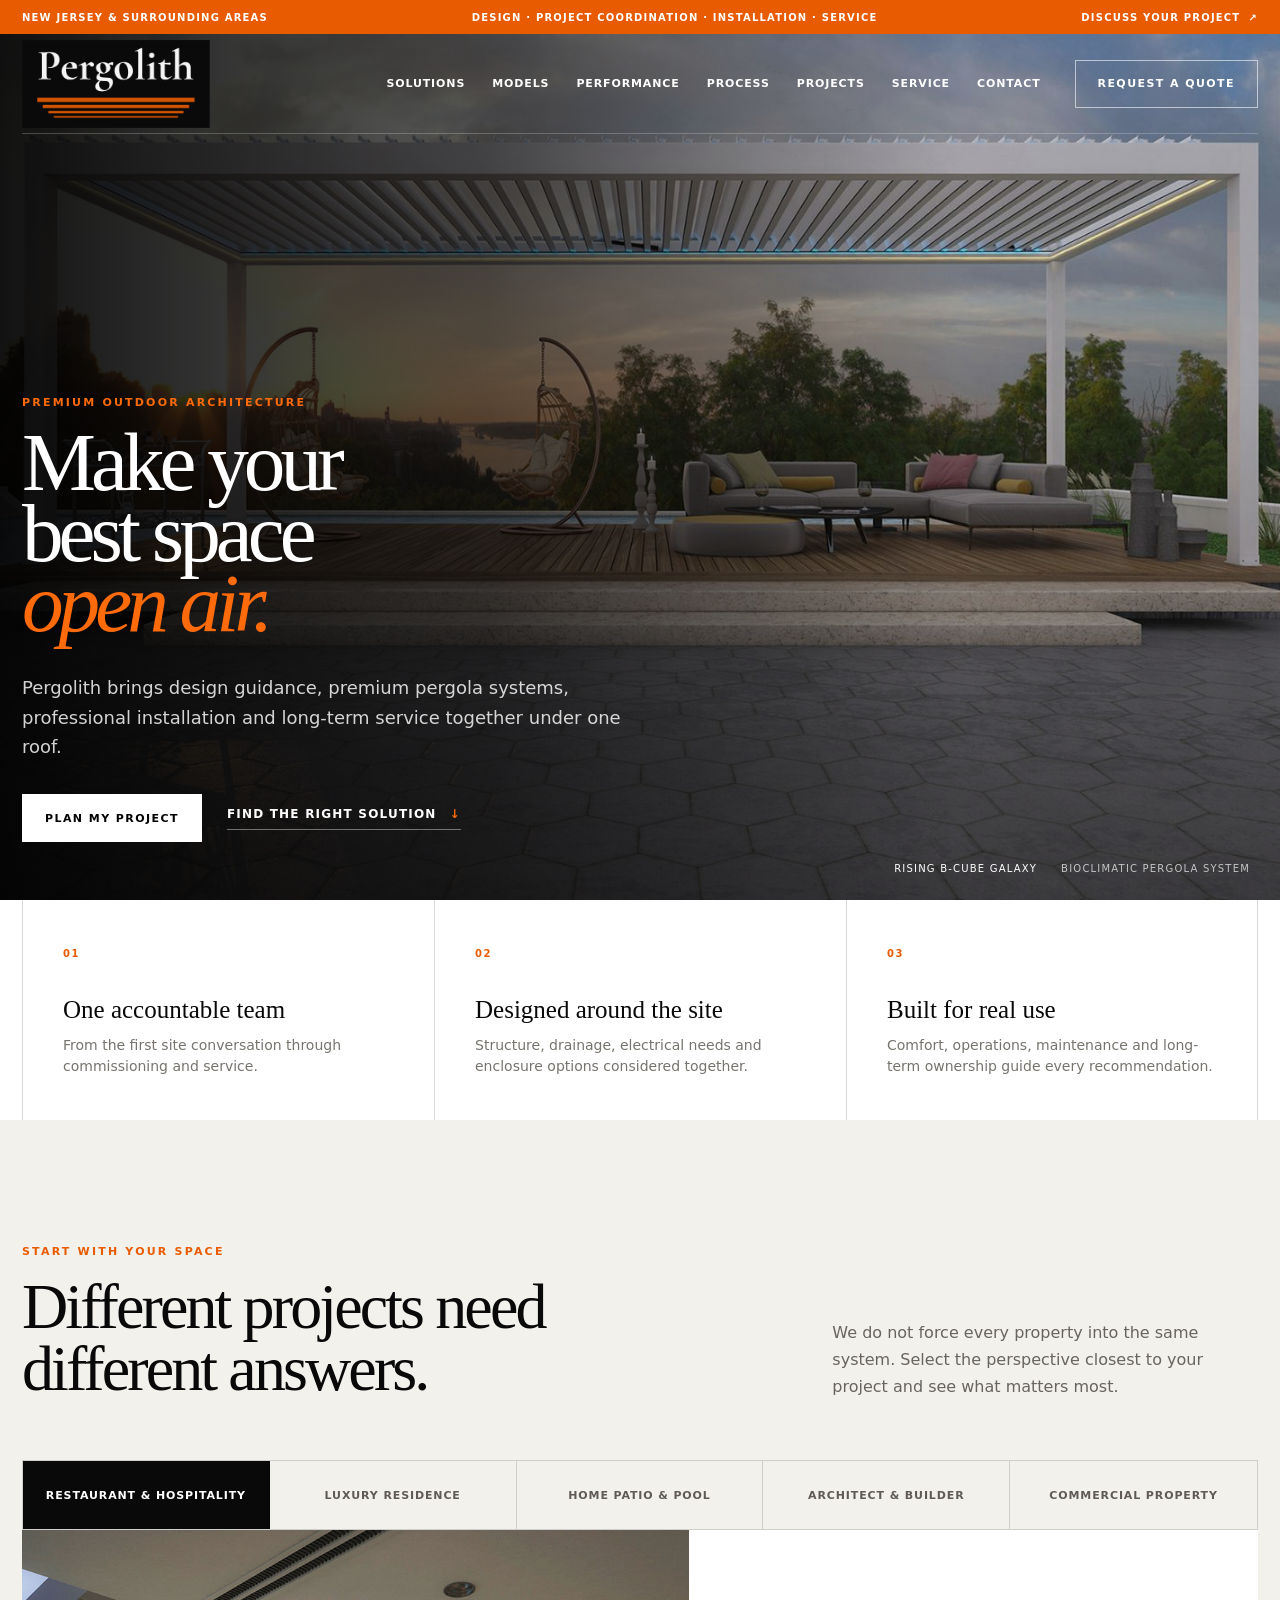
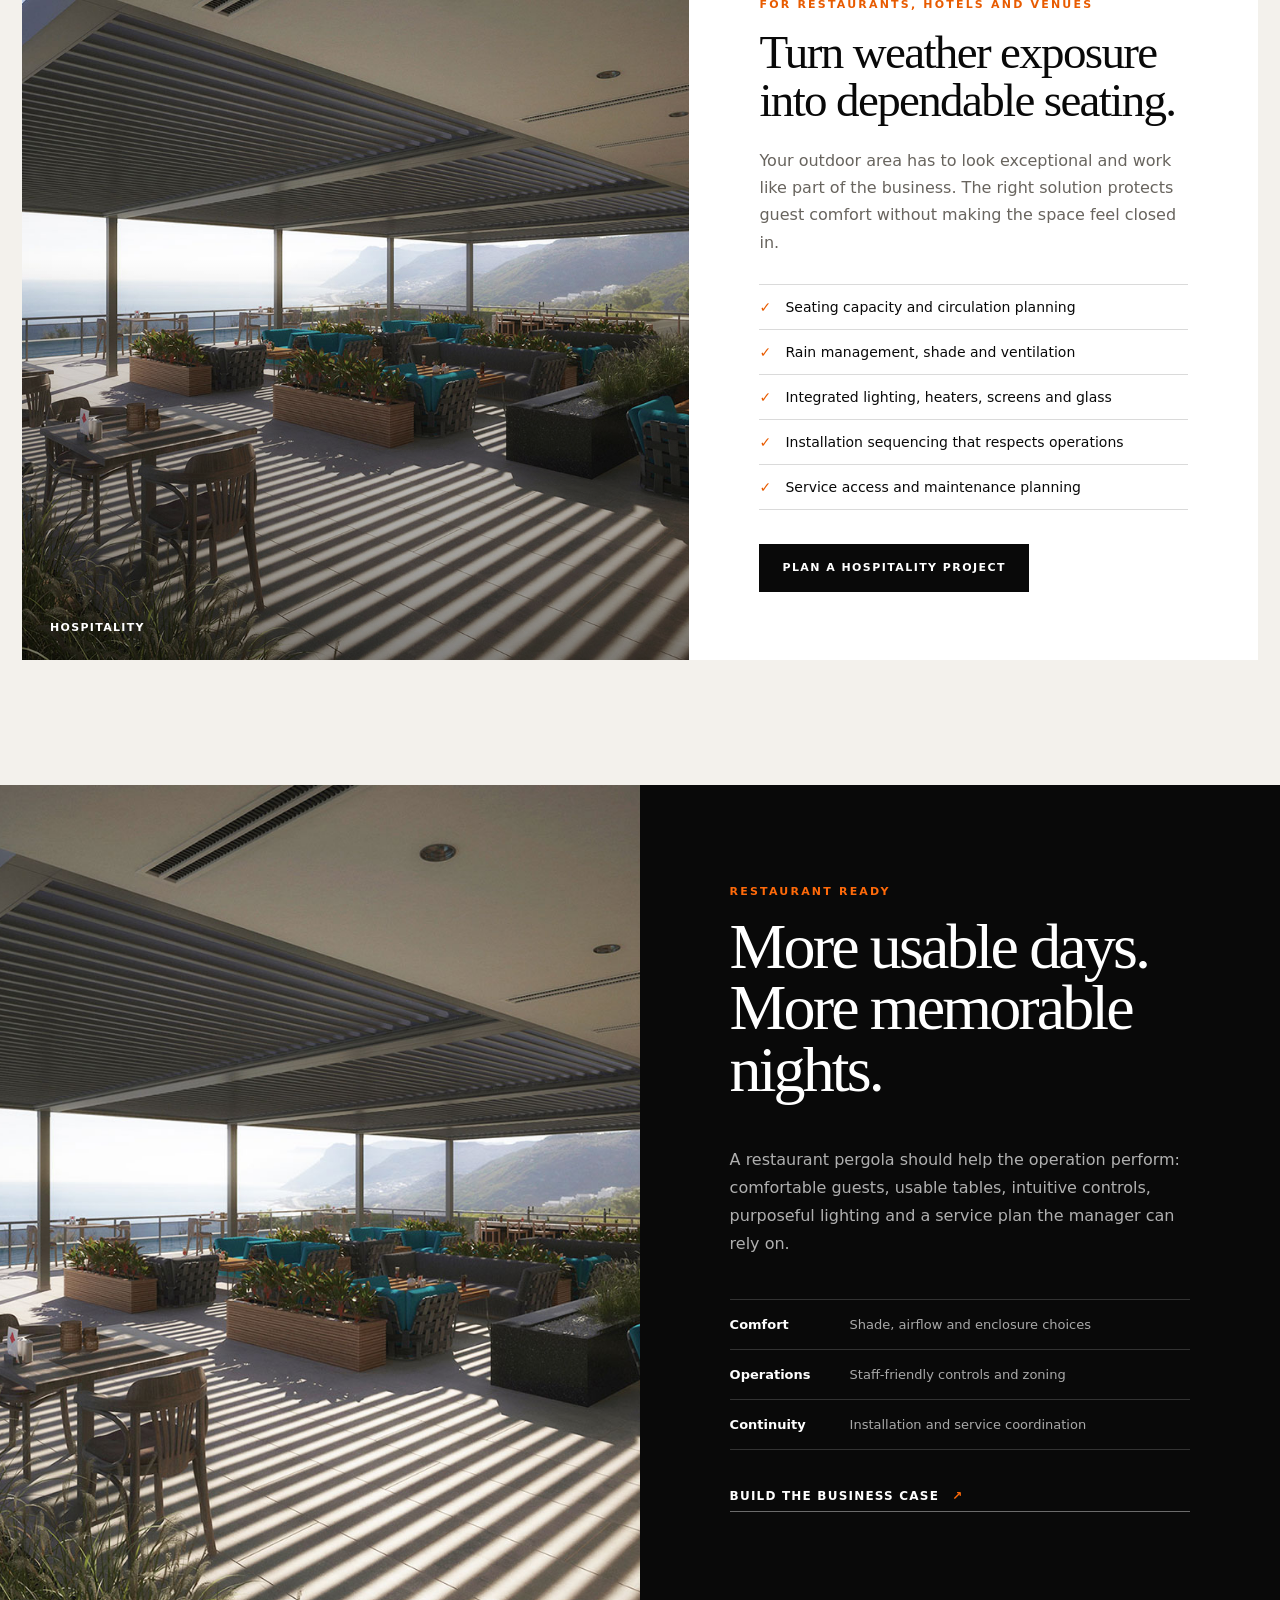
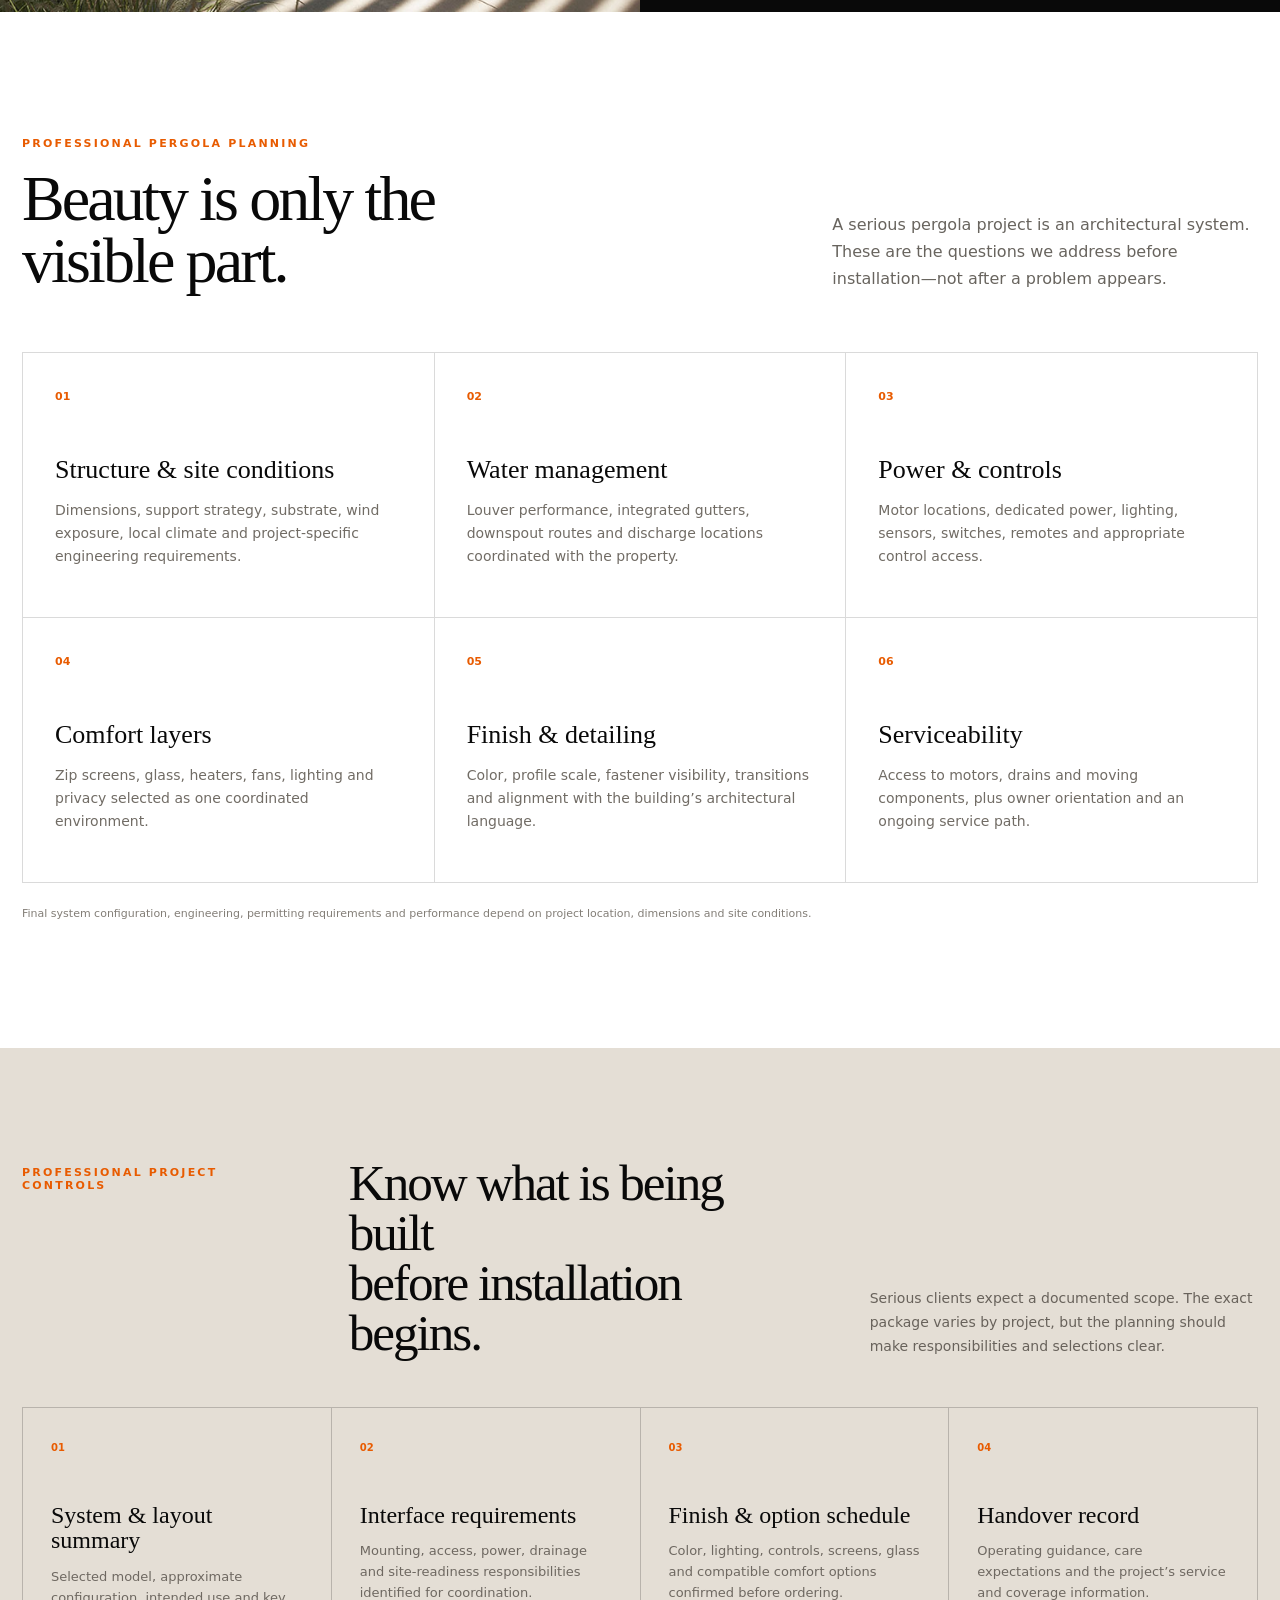
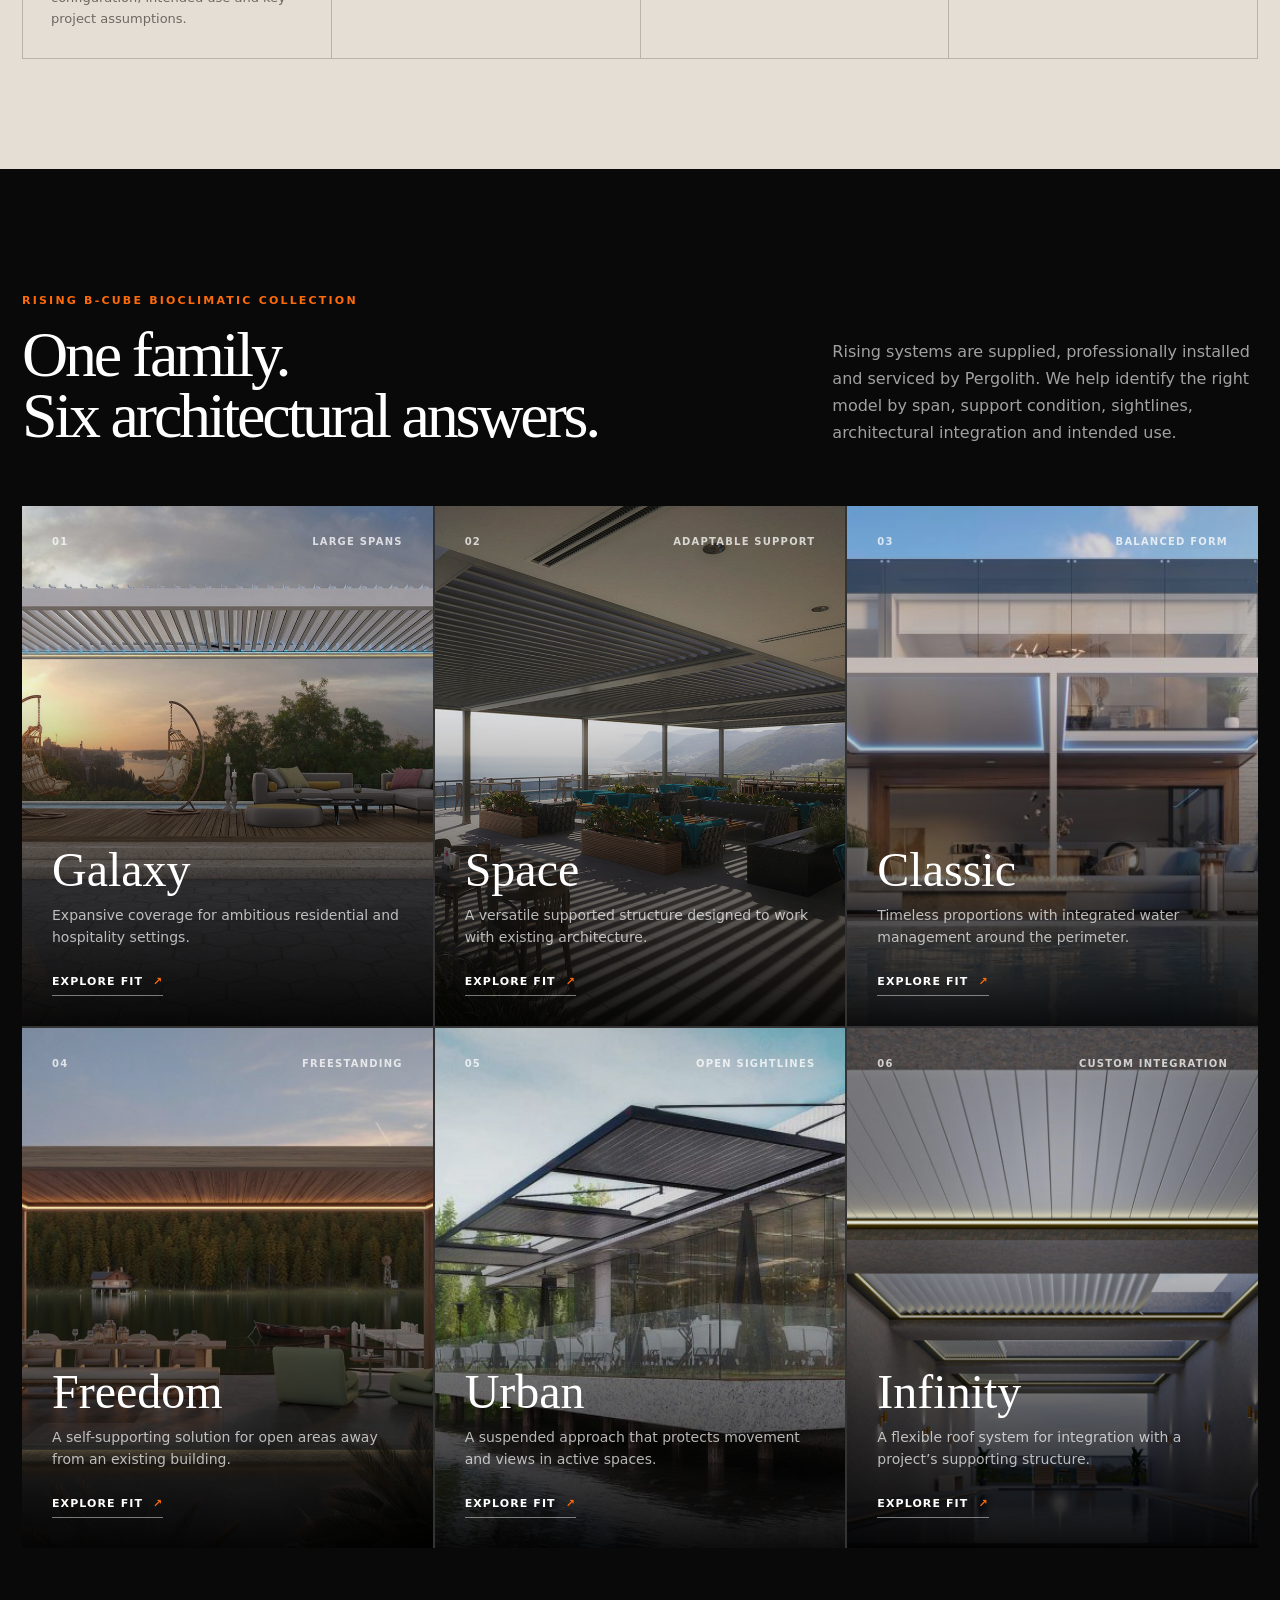
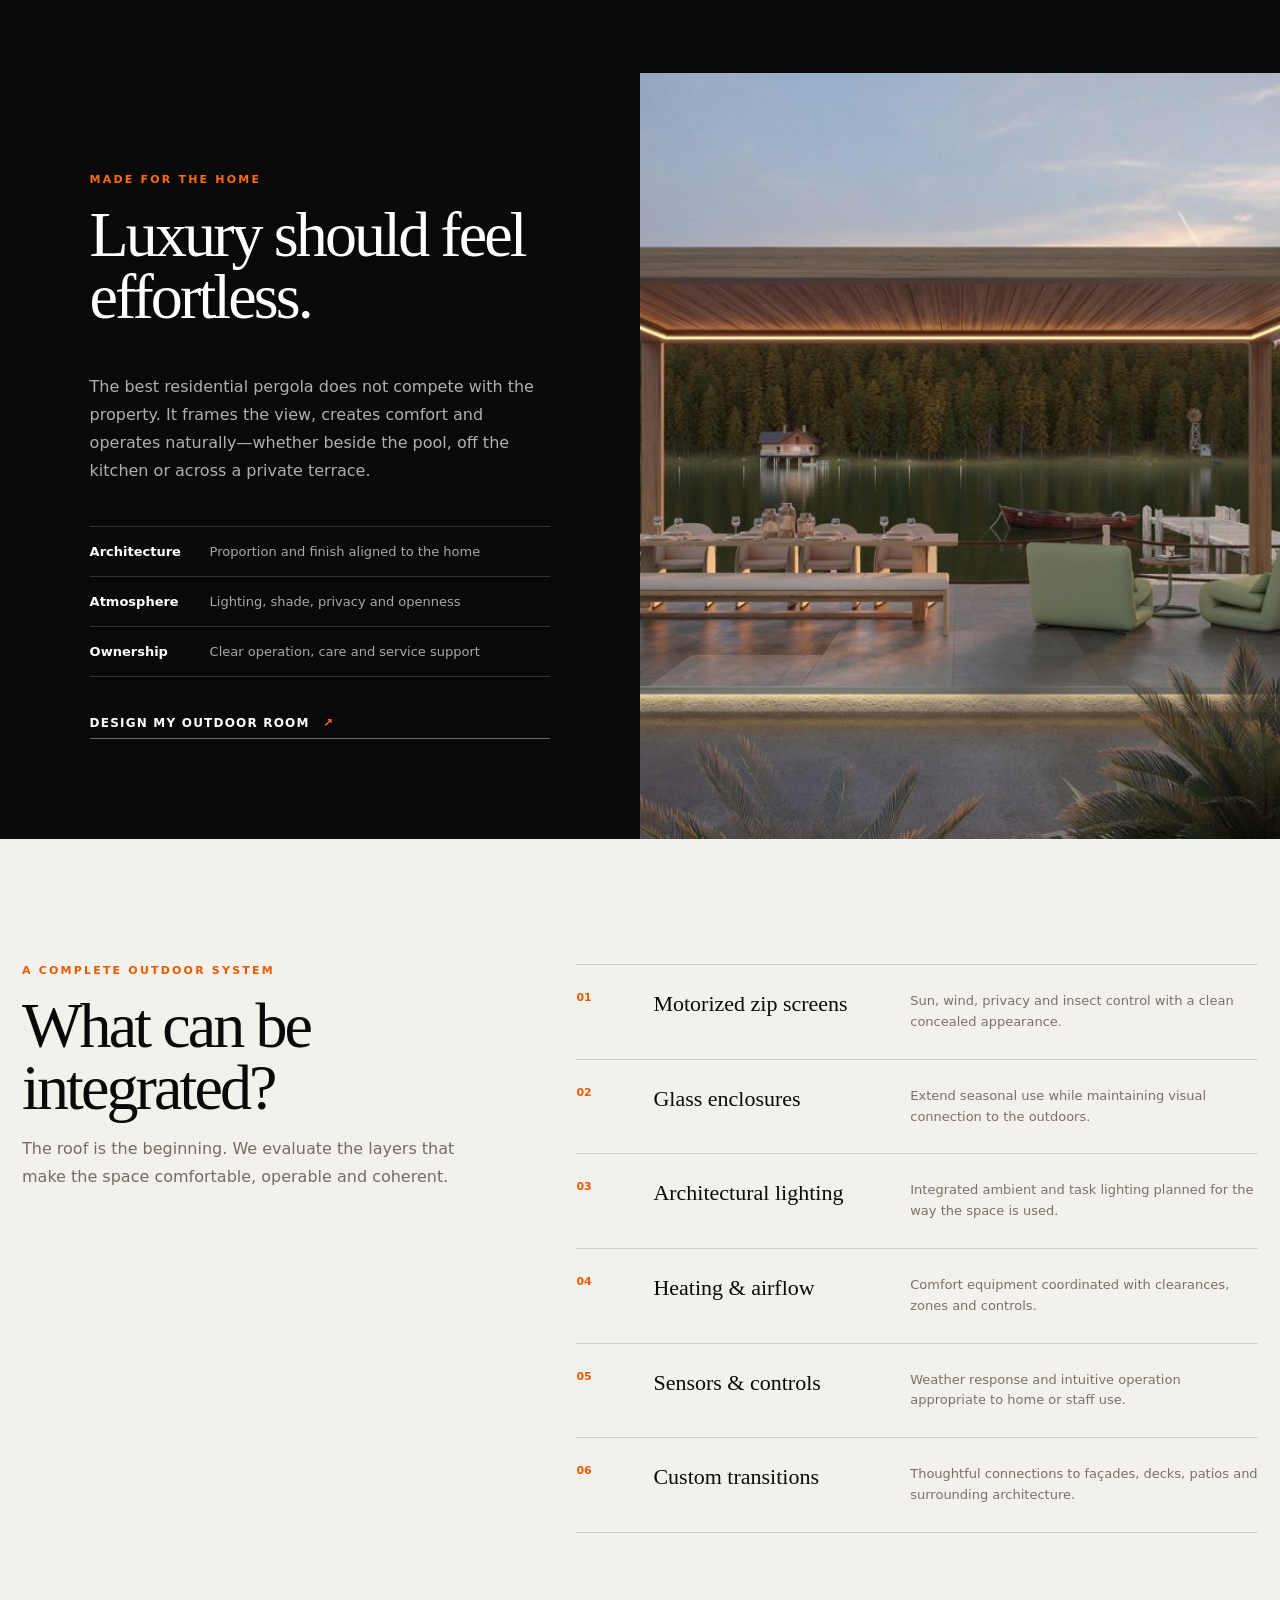
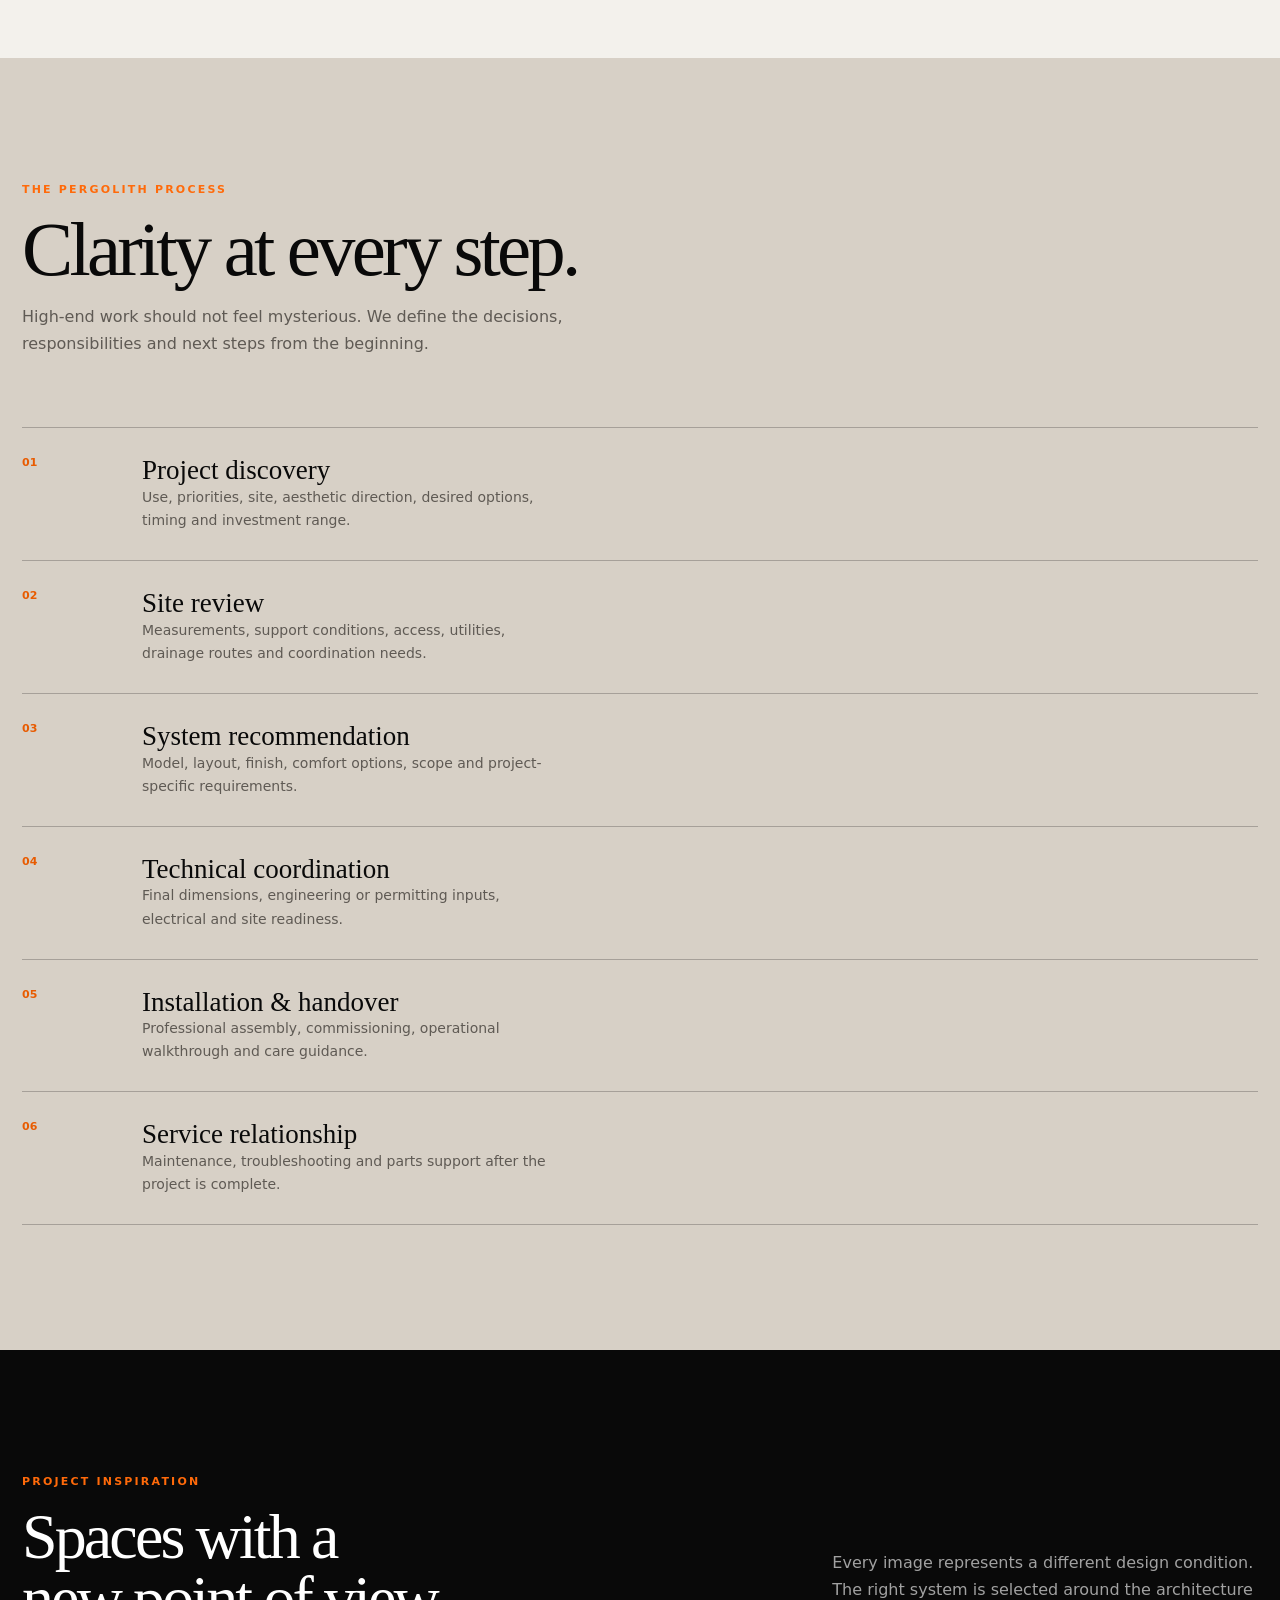
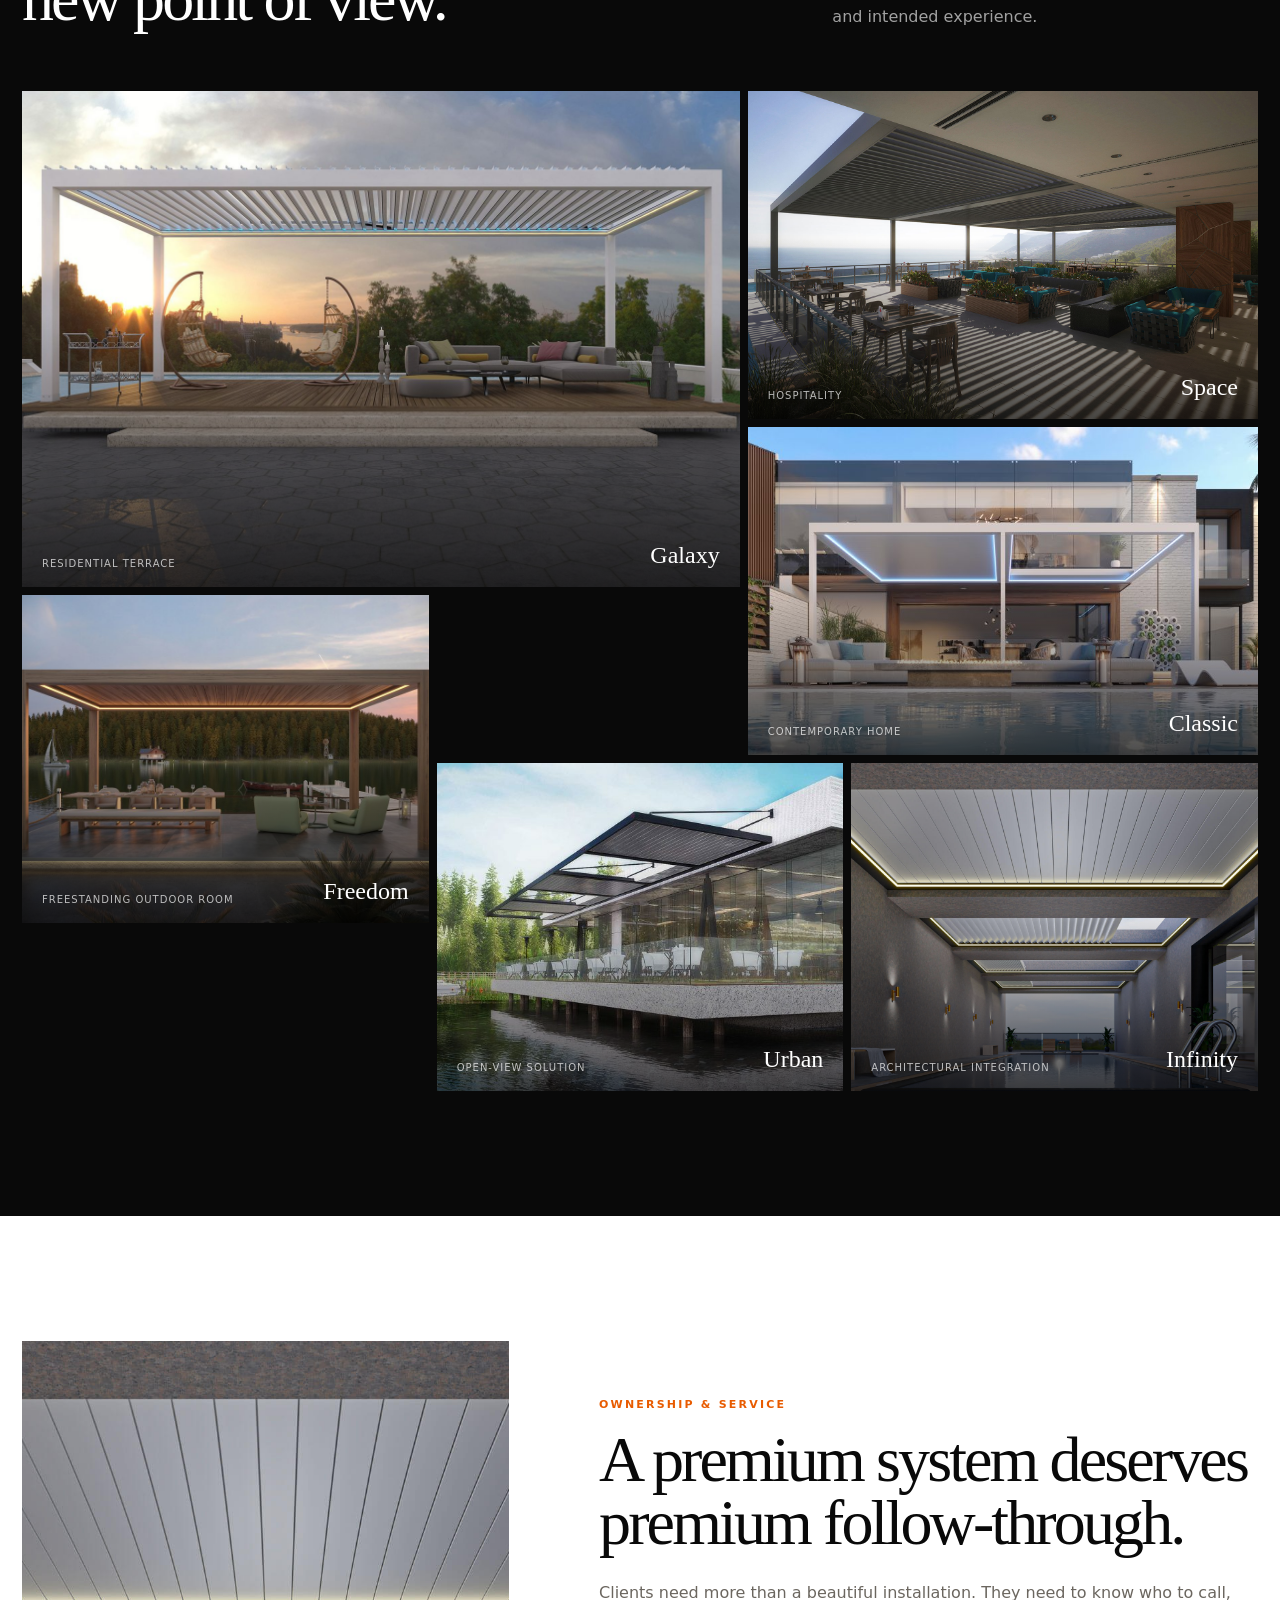
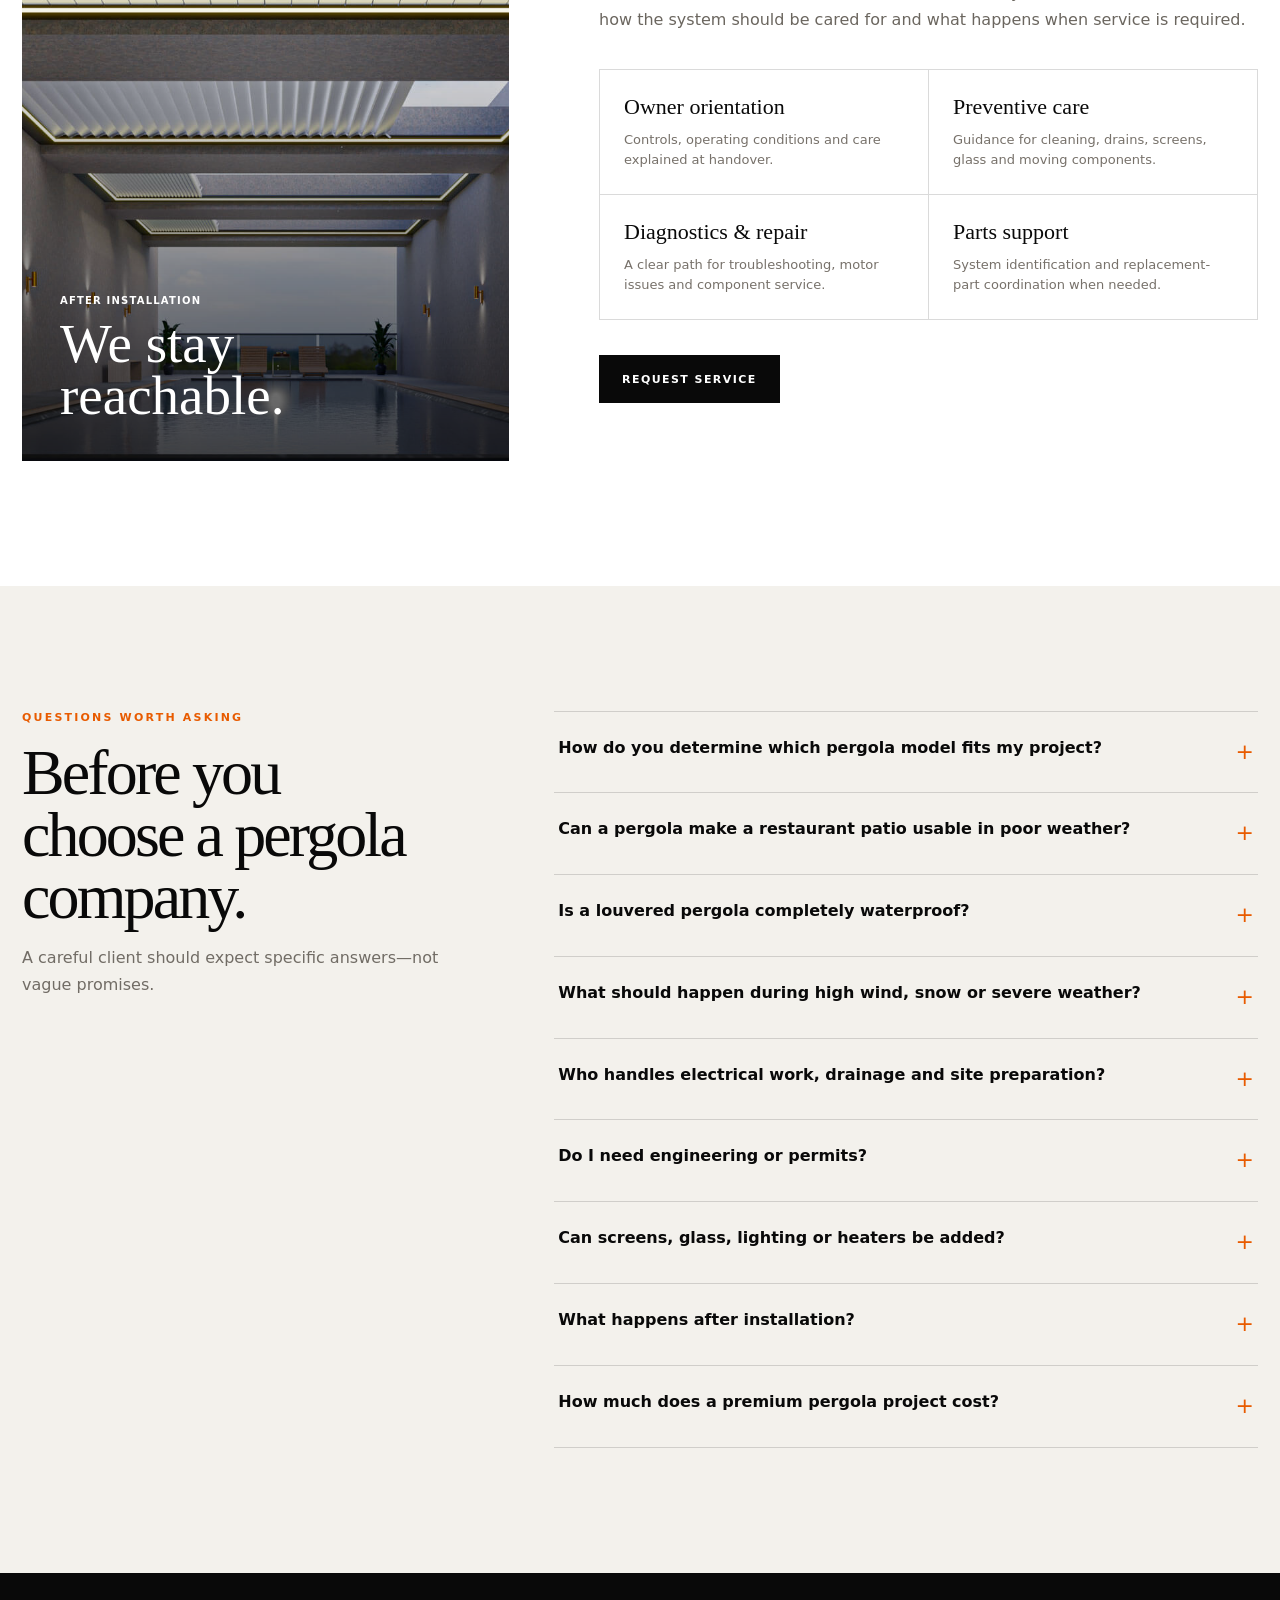
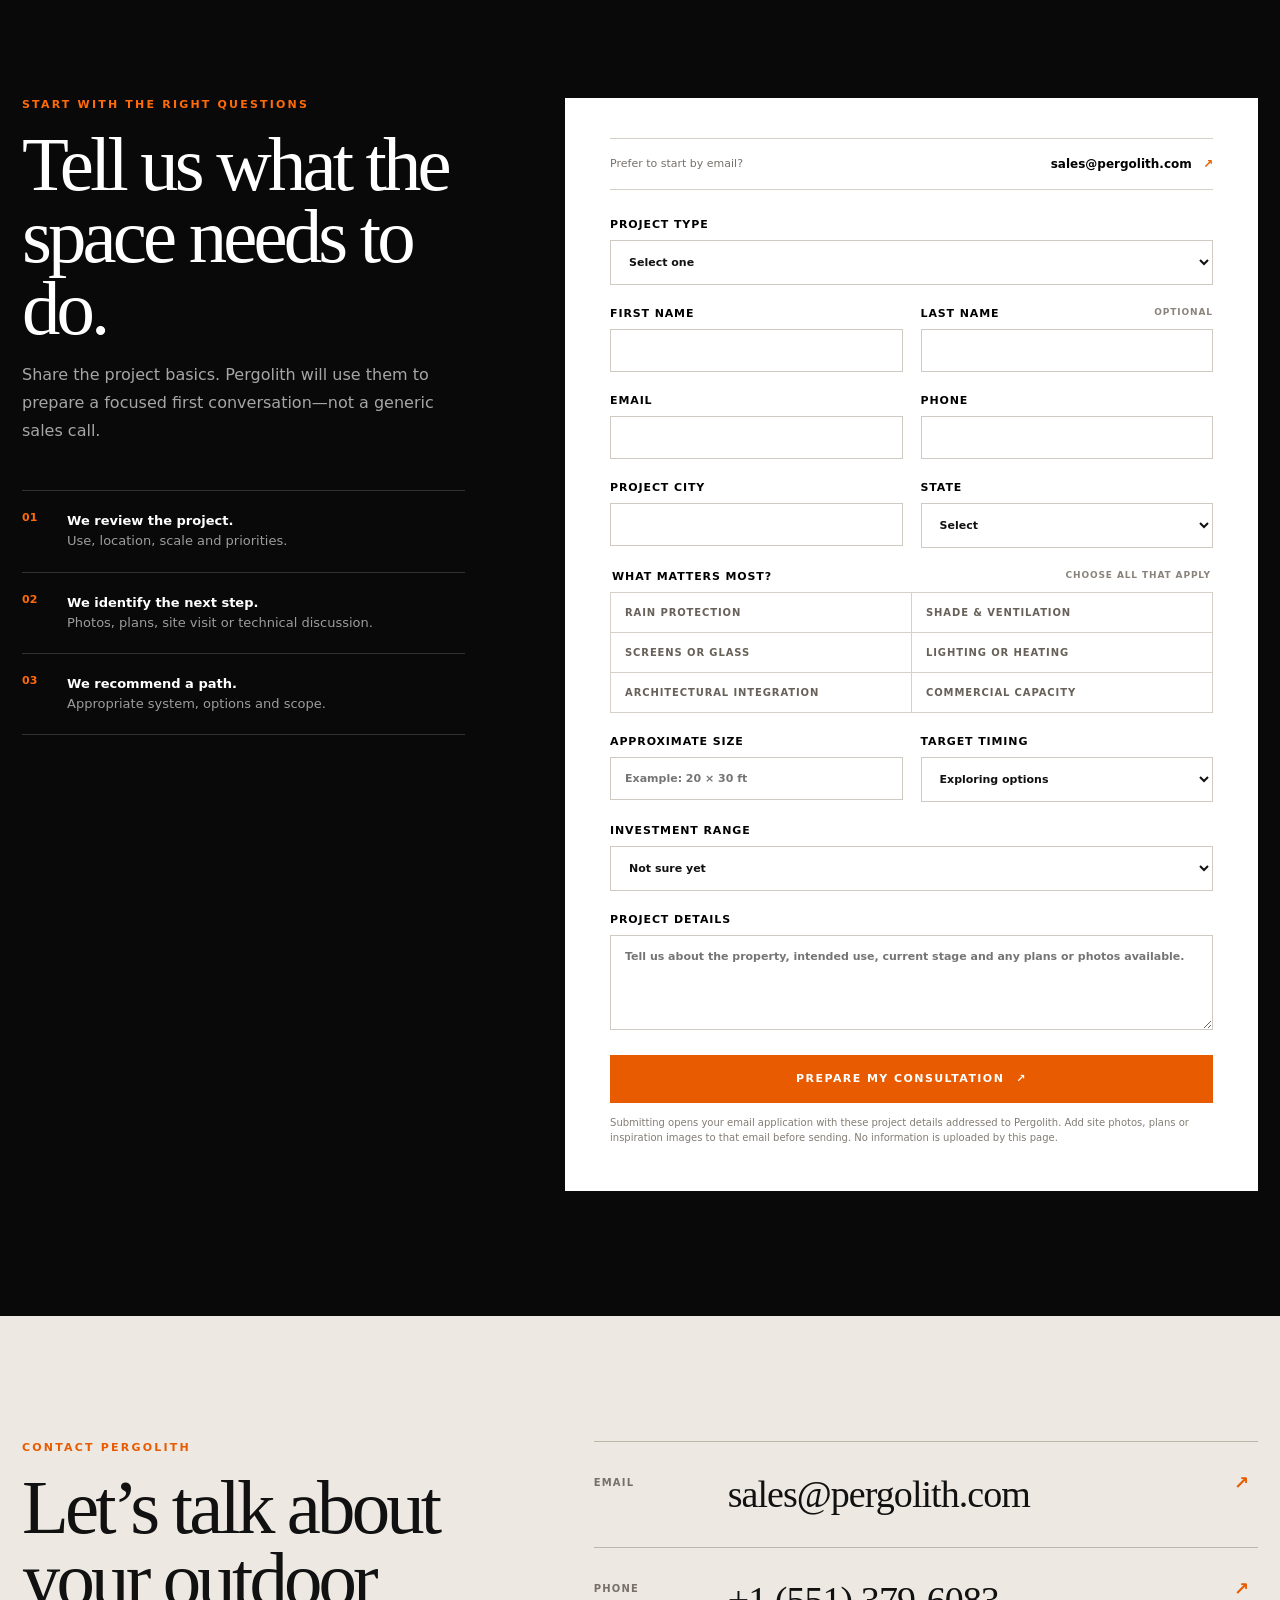
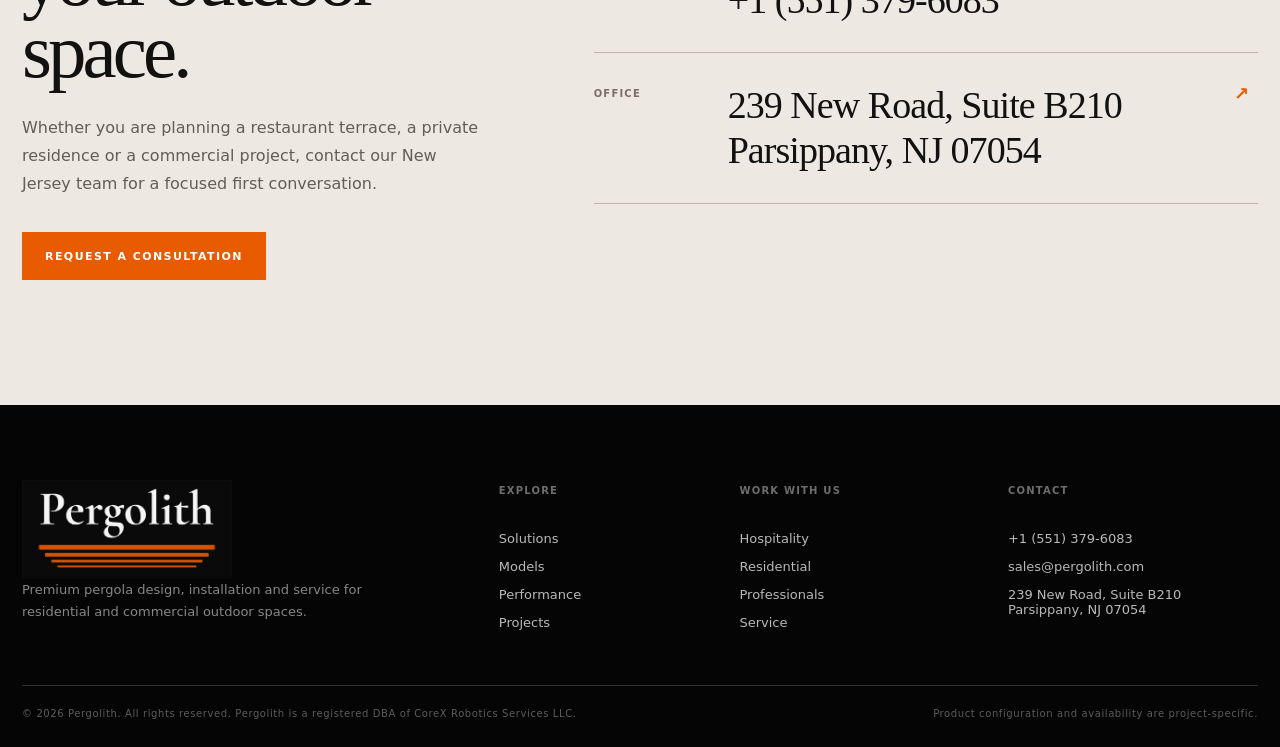
<file: index.html>
<!doctype html>
<html lang="en">
<head>
  <meta charset="utf-8">
  <meta name="viewport" content="width=device-width, initial-scale=1">
  <meta name="theme-color" content="#090909">
  <meta name="robots" content="index,follow,max-image-preview:large">
  <meta name="description" content="Pergolith designs, supplies, installs and services premium pergola systems, motorized screens and outdoor enclosures for homes, restaurants and commercial spaces across New Jersey and surrounding areas.">
  <title>Pergolith | Premium Pergola Design & Installation</title>
  <link rel="canonical" href="https://pergolith.com/">
  <link rel="alternate" hreflang="en-US" href="https://pergolith.com/">
  <link rel="sitemap" type="application/xml" href="https://pergolith.com/sitemap.xml">
  <meta property="og:type" content="website">
  <meta property="og:title" content="Pergolith | Premium Pergola Design & Installation">
  <meta property="og:description" content="Premium outdoor architecture for homes, restaurants and commercial spaces.">
  <meta property="og:url" content="https://pergolith.com/">
  <meta property="og:image" content="https://pergolith.com/assets/og.png">
  <meta name="twitter:card" content="summary_large_image">
  <meta name="twitter:title" content="Pergolith | Premium Pergola Design & Installation">
  <meta name="twitter:description" content="Premium outdoor architecture for homes, restaurants and commercial spaces.">
  <meta name="twitter:image" content="https://pergolith.com/assets/og.png">
  <link rel="preload" href="assets/b-cube-galaxy.jpg" as="image">
  <link rel="stylesheet" href="styles.css">
  <script type="application/ld+json">
  {"@context":"https://schema.org","@graph":[{"@type":"WebSite","@id":"https://pergolith.com/#website","url":"https://pergolith.com/","name":"Pergolith","inLanguage":"en-US","publisher":{"@id":"https://pergolith.com/#business"}},{"@type":"HomeAndConstructionBusiness","@id":"https://pergolith.com/#business","name":"Pergolith","url":"https://pergolith.com/","logo":"https://pergolith.com/assets/pergolith-logo.png","image":"https://pergolith.com/assets/og.png","email":"sales@pergolith.com","telephone":"+1-551-379-6083","address":{"@type":"PostalAddress","streetAddress":"239 New Road, Suite B210","addressLocality":"Parsippany","addressRegion":"NJ","postalCode":"07054","addressCountry":"US"},"contactPoint":{"@type":"ContactPoint","contactType":"sales","telephone":"+1-551-379-6083","email":"sales@pergolith.com","areaServed":"US","availableLanguage":"English"},"description":"Premium pergola design, installation and service for residential, hospitality and commercial outdoor spaces.","areaServed":[{"@type":"State","name":"New Jersey"},{"@type":"AdministrativeArea","name":"New York metropolitan area"}],"knowsAbout":["Bioclimatic pergolas","Retractable pergolas","Motorized screens","Glass enclosures","Outdoor living systems"],"legalName":"CoreX Robotics Services LLC","alternateName":["Pergolith Pergola Services","Pergolith"],"priceRange":"$$$","hasOfferCatalog":{"@type":"OfferCatalog","name":"Pergolith outdoor living services","itemListElement":[{"@type":"Offer","itemOffered":{"@type":"Service","name":"Custom louvered pergola design and installation","serviceType":"Motorized and bioclimatic pergola systems","areaServed":["New Jersey","New York metropolitan area"]}},{"@type":"Offer","itemOffered":{"@type":"Service","name":"Restaurant and hospitality pergola systems","serviceType":"Commercial outdoor dining enclosures","areaServed":["New Jersey","New York metropolitan area"]}},{"@type":"Offer","itemOffered":{"@type":"Service","name":"Pergola screens, glass and outdoor enclosures","serviceType":"Integrated outdoor comfort systems","areaServed":["New Jersey","New York metropolitan area"]}},{"@type":"Offer","itemOffered":{"@type":"Service","name":"Pergola service and repair","serviceType":"Maintenance, diagnostics and parts support","areaServed":["New Jersey","New York metropolitan area"]}}]}},{"@type":"FAQPage","@id":"https://pergolith.com/#faq","url":"https://pergolith.com/#faq","inLanguage":"en-US","mainEntity":[{"@type":"Question","name":"How do you determine which pergola model fits my project?","acceptedAnswer":{"@type":"Answer","text":"Pergolith considers intended use, dimensions, attachment or freestanding conditions, views, architectural style, comfort options, access and project-specific structural requirements before recommending a system."}},{"@type":"Question","name":"Can a pergola make a restaurant patio usable in poor weather?","acceptedAnswer":{"@type":"Answer","text":"A coordinated louvered roof, water management, screens, glass and comfort equipment can significantly extend usability. Exact performance depends on configuration, exposure and operating conditions."}},{"@type":"Question","name":"Is a louvered pergola completely waterproof?","acceptedAnswer":{"@type":"Answer","text":"A properly configured bioclimatic system is designed to manage normal rainfall through interlocking louvers, gutters and downspouts. Wind-driven rain, extreme weather, enclosure choices, installation details and maintenance all affect results."}},{"@type":"Question","name":"Do I need engineering or permits for a pergola in New Jersey?","acceptedAnswer":{"@type":"Answer","text":"Requirements vary by municipality, project size, attachment condition and location. Pergolith identifies known project inputs and coordinates the system information needed for the applicable approval path."}},{"@type":"Question","name":"Can screens, glass, lighting or heaters be added to a pergola?","acceptedAnswer":{"@type":"Answer","text":"Yes, when compatible with the selected system and site. These options should be considered early because they affect dimensions, power, controls, clearances and the overall design."}},{"@type":"Question","name":"Does Pergolith provide installation and service?","acceptedAnswer":{"@type":"Answer","text":"Pergolith provides design guidance, project coordination, professional installation, operational handover and a service path for maintenance, diagnostics and parts support."}},{"@type":"Question","name":"How much does a premium pergola project cost?","acceptedAnswer":{"@type":"Answer","text":"Investment depends on dimensions, model, support conditions, finish, screens or glass, lighting, heating, engineering, access and site work. Pergolith prepares a site-specific proposal for the complete project."}}]}]}
  </script>
</head>
<body>
  <a class="skip-link" href="#main">Skip to content</a>

  <div class="topbar">
    <div class="shell topbar__inner">
      <span>New Jersey & surrounding areas</span>
      <span class="topbar__desktop">Design · Project coordination · Installation · Service</span>
      <a href="#quote">Discuss your project <span aria-hidden="true">↗</span></a>
    </div>
  </div>

  <header class="site-header" data-header>
    <div class="shell header__inner">
      <a class="logo" href="#top" aria-label="Pergolith home">
        <img src="assets/pergolith-logo.png" alt="Pergolith">
      </a>
      <nav class="desktop-nav" aria-label="Primary navigation">
        <a href="#solutions">Solutions</a>
        <a href="#models">Models</a>
        <a href="#performance">Performance</a>
        <a href="#process">Process</a>
        <a href="#projects">Projects</a>
        <a href="#service">Service</a>
        <a href="#contact">Contact</a>
      </nav>
      <a class="button button--outline header__quote" href="#quote">Request a quote</a>
      <button class="menu-button" type="button" aria-label="Open menu" aria-expanded="false" data-menu-button>
        <span></span><span></span>
      </button>
    </div>
    <nav class="mobile-nav" aria-label="Mobile navigation" data-mobile-nav>
      <a href="#solutions">Solutions</a><a href="#models">Models</a><a href="#performance">Performance</a>
      <a href="#process">Process</a><a href="#projects">Projects</a><a href="#service">Service</a><a href="#contact">Contact</a>
      <a class="button button--orange" href="#quote">Request a quote</a>
    </nav>
  </header>

  <main id="main">
    <section class="hero" id="top">
      <div class="hero__shade"></div>
      <div class="shell hero__content">
        <p class="eyebrow">Premium outdoor architecture</p>
        <h1>Make your<br>best space<br><em>open air.</em></h1>
        <p class="hero__copy">Pergolith brings design guidance, premium pergola systems, professional installation and long-term service together under one roof.</p>
        <div class="hero__actions">
          <a class="button button--light" href="#quote">Plan my project</a>
          <a class="text-link" href="#solutions">Find the right solution <span aria-hidden="true">↓</span></a>
        </div>
      </div>
      <div class="hero__caption">
        <span>Rising B-Cube Galaxy</span>
        <span>Bioclimatic pergola system</span>
      </div>
    </section>

    <section class="assurance" aria-label="Pergolith project advantages">
      <div class="shell assurance__grid">
        <article><span class="mini-index">01</span><h2>One accountable team</h2><p>From the first site conversation through commissioning and service.</p></article>
        <article><span class="mini-index">02</span><h2>Designed around the site</h2><p>Structure, drainage, electrical needs and enclosure options considered together.</p></article>
        <article><span class="mini-index">03</span><h2>Built for real use</h2><p>Comfort, operations, maintenance and long-term ownership guide every recommendation.</p></article>
      </div>
    </section>

    <section class="section audience" id="solutions">
      <div class="shell">
        <div class="section-heading section-heading--split">
          <div><p class="eyebrow eyebrow--dark">Start with your space</p><h2>Different projects need<br>different answers.</h2></div>
          <p>We do not force every property into the same system. Select the perspective closest to your project and see what matters most.</p>
        </div>
        <div class="audience-tabs" role="tablist" aria-label="Project types">
          <button class="audience-tab is-active" id="tab-restaurant" type="button" role="tab" aria-controls="panel-restaurant" aria-selected="true" data-audience="restaurant">Restaurant & hospitality</button>
          <button class="audience-tab" id="tab-villa" type="button" role="tab" aria-controls="panel-villa" aria-selected="false" data-audience="villa">Luxury residence</button>
          <button class="audience-tab" id="tab-home" type="button" role="tab" aria-controls="panel-home" aria-selected="false" data-audience="home">Home patio & pool</button>
          <button class="audience-tab" id="tab-professional" type="button" role="tab" aria-controls="panel-professional" aria-selected="false" data-audience="professional">Architect & builder</button>
          <button class="audience-tab" id="tab-commercial" type="button" role="tab" aria-controls="panel-commercial" aria-selected="false" data-audience="commercial">Commercial property</button>
        </div>

        <div class="audience-panel is-active" id="panel-restaurant" role="tabpanel" aria-labelledby="tab-restaurant" data-panel="restaurant">
          <div class="audience-panel__image image-restaurant"><span>Hospitality</span></div>
          <div class="audience-panel__content">
            <p class="eyebrow eyebrow--dark">For restaurants, hotels and venues</p>
            <h3>Turn weather exposure into dependable seating.</h3>
            <p>Your outdoor area has to look exceptional and work like part of the business. The right solution protects guest comfort without making the space feel closed in.</p>
            <ul class="check-list"><li>Seating capacity and circulation planning</li><li>Rain management, shade and ventilation</li><li>Integrated lighting, heaters, screens and glass</li><li>Installation sequencing that respects operations</li><li>Service access and maintenance planning</li></ul>
            <a class="button button--dark" href="#quote" data-project-choice="Restaurant / Hospitality">Plan a hospitality project</a>
          </div>
        </div>

        <div class="audience-panel" id="panel-villa" role="tabpanel" aria-labelledby="tab-villa" data-panel="villa" hidden>
          <div class="audience-panel__image image-villa"><span>Residential</span></div>
          <div class="audience-panel__content">
            <p class="eyebrow eyebrow--dark">For distinctive homes and pool terraces</p>
            <h3>Extend the architecture—not just the roofline.</h3>
            <p>Proportion, finish and sightlines matter as much as coverage. We shape the system around the home, landscape, pool and the way the family wants to use the space.</p>
            <ul class="check-list"><li>Clean integration with the home and landscape</li><li>Custom finish, lighting and privacy options</li><li>Quiet motorized operation and intuitive controls</li><li>Drainage planned away from living and pool areas</li><li>Glass and screen options that preserve the view</li></ul>
            <a class="button button--dark" href="#quote" data-project-choice="Luxury Residence / Villa">Plan a residential project</a>
          </div>
        </div>

        <div class="audience-panel" id="panel-home" role="tabpanel" aria-labelledby="tab-home" data-panel="home" hidden>
          <div class="audience-panel__image image-home"><span>Home & pool</span></div>
          <div class="audience-panel__content">
            <p class="eyebrow eyebrow--dark">For patios, decks and poolside living</p>
            <h3>Make everyday outdoor time easier.</h3>
            <p>You should not need a perfect forecast to use the patio. We focus on practical shade, rain management, privacy and simple controls without overcomplicating the project.</p>
            <ul class="check-list"><li>A system sized to the home and intended use</li><li>Shade and rain control for everyday comfort</li><li>Poolside drainage and corrosion-conscious detailing</li><li>Lighting, screens and privacy where they add value</li><li>Clear care instructions and a local service path</li></ul>
            <a class="button button--dark" href="#quote" data-project-choice="Home Patio / Pool">Plan a patio or pool project</a>
          </div>
        </div>

        <div class="audience-panel" id="panel-professional" role="tabpanel" aria-labelledby="tab-professional" data-panel="professional" hidden>
          <div class="audience-panel__image image-professional"><span>Design partners</span></div>
          <div class="audience-panel__content">
            <p class="eyebrow eyebrow--dark">For architects, designers and builders</p>
            <h3>A pergola partner who understands coordination.</h3>
            <p>We help translate design intent into a coordinated outdoor system with practical mounting, power, drainage and installation requirements.</p>
            <ul class="check-list"><li>Early feasibility and system selection</li><li>Dimensions, loads and interface coordination</li><li>Finish samples and option alignment</li><li>Electrical and drainage requirements</li><li>Clear scope, schedule and field coordination</li></ul>
            <a class="button button--dark" href="#quote" data-project-choice="Architect / Builder">Discuss a specified project</a>
          </div>
        </div>

        <div class="audience-panel" id="panel-commercial" role="tabpanel" aria-labelledby="tab-commercial" data-panel="commercial" hidden>
          <div class="audience-panel__image image-commercial"><span>Commercial</span></div>
          <div class="audience-panel__content">
            <p class="eyebrow eyebrow--dark">For workplaces, multifamily and public-facing properties</p>
            <h3>Outdoor space that supports the asset.</h3>
            <p>Commercial installations need durable systems, clear responsibilities and predictable service—not simply a product delivery.</p>
            <ul class="check-list"><li>Use-case and lifecycle planning</li><li>Durable finishes and maintainable components</li><li>Schedule, access and logistics coordination</li><li>Controls appropriate for staff operation</li><li>Post-installation service and parts support</li></ul>
            <a class="button button--dark" href="#quote" data-project-choice="Commercial Property">Plan a commercial project</a>
          </div>
        </div>
      </div>
    </section>

    <section class="feature feature--restaurant">
      <div class="feature__image" role="img" aria-label="Large pergola covering a hospitality terrace"></div>
      <div class="feature__content">
        <p class="eyebrow">Restaurant ready</p>
        <h2>More usable days.<br>More memorable nights.</h2>
        <p>A restaurant pergola should help the operation perform: comfortable guests, usable tables, intuitive controls, purposeful lighting and a service plan the manager can rely on.</p>
        <div class="feature__facts"><span><b>Comfort</b> Shade, airflow and enclosure choices</span><span><b>Operations</b> Staff-friendly controls and zoning</span><span><b>Continuity</b> Installation and service coordination</span></div>
        <a class="text-link text-link--light" href="#quote" data-project-choice="Restaurant / Hospitality">Build the business case <span aria-hidden="true">↗</span></a>
      </div>
    </section>

    <section class="section performance" id="performance">
      <div class="shell">
        <div class="section-heading section-heading--split">
          <div><p class="eyebrow eyebrow--dark">Professional pergola planning</p><h2>Beauty is only the<br>visible part.</h2></div>
          <p>A serious pergola project is an architectural system. These are the questions we address before installation—not after a problem appears.</p>
        </div>
        <div class="performance-grid">
          <article><span>01</span><h3>Structure & site conditions</h3><p>Dimensions, support strategy, substrate, wind exposure, local climate and project-specific engineering requirements.</p></article>
          <article><span>02</span><h3>Water management</h3><p>Louver performance, integrated gutters, downspout routes and discharge locations coordinated with the property.</p></article>
          <article><span>03</span><h3>Power & controls</h3><p>Motor locations, dedicated power, lighting, sensors, switches, remotes and appropriate control access.</p></article>
          <article><span>04</span><h3>Comfort layers</h3><p>Zip screens, glass, heaters, fans, lighting and privacy selected as one coordinated environment.</p></article>
          <article><span>05</span><h3>Finish & detailing</h3><p>Color, profile scale, fastener visibility, transitions and alignment with the building’s architectural language.</p></article>
          <article><span>06</span><h3>Serviceability</h3><p>Access to motors, drains and moving components, plus owner orientation and an ongoing service path.</p></article>
        </div>
        <p class="technical-note">Final system configuration, engineering, permitting requirements and performance depend on project location, dimensions and site conditions.</p>
      </div>
    </section>

    <section class="deliverables" id="documentation" aria-label="Pergolith project documentation">
      <div class="shell">
        <div class="deliverables__head"><p class="eyebrow eyebrow--dark">Professional project controls</p><h2>Know what is being built<br>before installation begins.</h2><p>Serious clients expect a documented scope. The exact package varies by project, but the planning should make responsibilities and selections clear.</p></div>
        <div class="deliverables__grid">
          <article><span>01</span><h3>System & layout summary</h3><p>Selected model, approximate configuration, intended use and key project assumptions.</p></article>
          <article><span>02</span><h3>Interface requirements</h3><p>Mounting, access, power, drainage and site-readiness responsibilities identified for coordination.</p></article>
          <article><span>03</span><h3>Finish & option schedule</h3><p>Color, lighting, controls, screens, glass and compatible comfort options confirmed before ordering.</p></article>
          <article><span>04</span><h3>Handover record</h3><p>Operating guidance, care expectations and the project’s service and coverage information.</p></article>
        </div>
      </div>
    </section>

    <section class="models" id="models">
      <div class="shell">
        <div class="models__head"><div><p class="eyebrow">Rising B-Cube bioclimatic collection</p><h2>One family.<br>Six architectural answers.</h2></div><p>Rising systems are supplied, professionally installed and serviced by Pergolith. We help identify the right model by span, support condition, sightlines, architectural integration and intended use.</p></div>
        <div class="model-grid">
          <article class="model-card model-card--galaxy"><div class="model-card__top"><span>01</span><span>Large spans</span></div><div><h3>Galaxy</h3><p>Expansive coverage for ambitious residential and hospitality settings.</p><a href="#quote" data-project-choice="B-Cube Galaxy">Explore fit <span>↗</span></a></div></article>
          <article class="model-card model-card--space"><div class="model-card__top"><span>02</span><span>Adaptable support</span></div><div><h3>Space</h3><p>A versatile supported structure designed to work with existing architecture.</p><a href="#quote" data-project-choice="B-Cube Space">Explore fit <span>↗</span></a></div></article>
          <article class="model-card model-card--classic"><div class="model-card__top"><span>03</span><span>Balanced form</span></div><div><h3>Classic</h3><p>Timeless proportions with integrated water management around the perimeter.</p><a href="#quote" data-project-choice="B-Cube Classic">Explore fit <span>↗</span></a></div></article>
          <article class="model-card model-card--freedom"><div class="model-card__top"><span>04</span><span>Freestanding</span></div><div><h3>Freedom</h3><p>A self-supporting solution for open areas away from an existing building.</p><a href="#quote" data-project-choice="B-Cube Freedom">Explore fit <span>↗</span></a></div></article>
          <article class="model-card model-card--urban"><div class="model-card__top"><span>05</span><span>Open sightlines</span></div><div><h3>Urban</h3><p>A suspended approach that protects movement and views in active spaces.</p><a href="#quote" data-project-choice="B-Cube Urban">Explore fit <span>↗</span></a></div></article>
          <article class="model-card model-card--infinity"><div class="model-card__top"><span>06</span><span>Custom integration</span></div><div><h3>Infinity</h3><p>A flexible roof system for integration with a project’s supporting structure.</p><a href="#quote" data-project-choice="B-Cube Infinity">Explore fit <span>↗</span></a></div></article>
        </div>
      </div>
    </section>

    <section class="feature feature--villa">
      <div class="feature__content">
        <p class="eyebrow">Made for the home</p>
        <h2>Luxury should feel<br>effortless.</h2>
        <p>The best residential pergola does not compete with the property. It frames the view, creates comfort and operates naturally—whether beside the pool, off the kitchen or across a private terrace.</p>
        <div class="feature__facts"><span><b>Architecture</b> Proportion and finish aligned to the home</span><span><b>Atmosphere</b> Lighting, shade, privacy and openness</span><span><b>Ownership</b> Clear operation, care and service support</span></div>
        <a class="text-link text-link--light" href="#quote" data-project-choice="Luxury Residence / Villa">Design my outdoor room <span aria-hidden="true">↗</span></a>
      </div>
      <div class="feature__image" role="img" aria-label="Freestanding luxury pergola beside a residence"></div>
    </section>

    <section class="section scope">
      <div class="shell scope__grid">
        <div><p class="eyebrow eyebrow--dark">A complete outdoor system</p><h2>What can be<br>integrated?</h2><p class="scope__intro">The roof is the beginning. We evaluate the layers that make the space comfortable, operable and coherent.</p></div>
        <div class="scope-list">
          <article><span>01</span><h3>Motorized zip screens</h3><p>Sun, wind, privacy and insect control with a clean concealed appearance.</p></article>
          <article><span>02</span><h3>Glass enclosures</h3><p>Extend seasonal use while maintaining visual connection to the outdoors.</p></article>
          <article><span>03</span><h3>Architectural lighting</h3><p>Integrated ambient and task lighting planned for the way the space is used.</p></article>
          <article><span>04</span><h3>Heating & airflow</h3><p>Comfort equipment coordinated with clearances, zones and controls.</p></article>
          <article><span>05</span><h3>Sensors & controls</h3><p>Weather response and intuitive operation appropriate to home or staff use.</p></article>
          <article><span>06</span><h3>Custom transitions</h3><p>Thoughtful connections to façades, decks, patios and surrounding architecture.</p></article>
        </div>
      </div>
    </section>

    <section class="process" id="process">
      <div class="shell">
        <div class="process__intro"><p class="eyebrow">The Pergolith process</p><h2>Clarity at every step.</h2><p>High-end work should not feel mysterious. We define the decisions, responsibilities and next steps from the beginning.</p></div>
        <ol class="timeline">
          <li><span>01</span><div><h3>Project discovery</h3><p>Use, priorities, site, aesthetic direction, desired options, timing and investment range.</p></div></li>
          <li><span>02</span><div><h3>Site review</h3><p>Measurements, support conditions, access, utilities, drainage routes and coordination needs.</p></div></li>
          <li><span>03</span><div><h3>System recommendation</h3><p>Model, layout, finish, comfort options, scope and project-specific requirements.</p></div></li>
          <li><span>04</span><div><h3>Technical coordination</h3><p>Final dimensions, engineering or permitting inputs, electrical and site readiness.</p></div></li>
          <li><span>05</span><div><h3>Installation & handover</h3><p>Professional assembly, commissioning, operational walkthrough and care guidance.</p></div></li>
          <li><span>06</span><div><h3>Service relationship</h3><p>Maintenance, troubleshooting and parts support after the project is complete.</p></div></li>
        </ol>
      </div>
    </section>

    <section class="projects" id="projects">
      <div class="shell">
        <div class="section-heading section-heading--split section-heading--light"><div><p class="eyebrow">Project inspiration</p><h2>Spaces with a<br>new point of view.</h2></div><p>Every image represents a different design condition. The right system is selected around the architecture and intended experience.</p></div>
        <div class="gallery">
          <figure class="gallery__item gallery__item--a"><img src="assets/b-cube-galaxy.jpg" alt="B-Cube Galaxy pergola overlooking a landscape"><figcaption><span>Residential terrace</span><b>Galaxy</b></figcaption></figure>
          <figure class="gallery__item gallery__item--b"><img src="assets/b-cube-space.jpg" alt="B-Cube Space pergola over a hospitality terrace"><figcaption><span>Hospitality</span><b>Space</b></figcaption></figure>
          <figure class="gallery__item gallery__item--c"><img src="assets/b-cube-classic.jpg" alt="B-Cube Classic integrated with a contemporary home"><figcaption><span>Contemporary home</span><b>Classic</b></figcaption></figure>
          <figure class="gallery__item gallery__item--d"><img src="assets/b-cube-freedom.jpg" alt="Freestanding B-Cube Freedom pergola"><figcaption><span>Freestanding outdoor room</span><b>Freedom</b></figcaption></figure>
          <figure class="gallery__item gallery__item--e"><img src="assets/b-cube-urban.jpg" alt="B-Cube Urban pergola maintaining open views"><figcaption><span>Open-view solution</span><b>Urban</b></figcaption></figure>
          <figure class="gallery__item gallery__item--f"><img src="assets/b-cube-infinity.jpg" alt="B-Cube Infinity integrated roof system"><figcaption><span>Architectural integration</span><b>Infinity</b></figcaption></figure>
        </div>
      </div>
    </section>

    <section class="section service" id="service">
      <div class="shell service__grid">
        <div class="service__image"><div><span>After installation</span><strong>We stay<br>reachable.</strong></div></div>
        <div class="service__content"><p class="eyebrow eyebrow--dark">Ownership & service</p><h2>A premium system deserves premium follow-through.</h2><p>Clients need more than a beautiful installation. They need to know who to call, how the system should be cared for and what happens when service is required.</p>
          <div class="service-list"><article><h3>Owner orientation</h3><p>Controls, operating conditions and care explained at handover.</p></article><article><h3>Preventive care</h3><p>Guidance for cleaning, drains, screens, glass and moving components.</p></article><article><h3>Diagnostics & repair</h3><p>A clear path for troubleshooting, motor issues and component service.</p></article><article><h3>Parts support</h3><p>System identification and replacement-part coordination when needed.</p></article></div>
          <a class="button button--dark" href="#quote" data-project-choice="Service / Repair">Request service</a>
        </div>
      </div>
    </section>

    <section class="section faq" id="faq">
      <div class="shell faq__grid">
        <div><p class="eyebrow eyebrow--dark">Questions worth asking</p><h2>Before you choose a pergola company.</h2><p>A careful client should expect specific answers—not vague promises.</p></div>
        <div class="faq-list">
          <details><summary>How do you determine which pergola model fits my project?<span>+</span></summary><p>We consider intended use, dimensions, attachment or freestanding conditions, views, architectural style, comfort options, access and project-specific structural requirements before recommending a system.</p></details>
          <details><summary>Can a pergola make a restaurant patio usable in poor weather?<span>+</span></summary><p>A coordinated louvered roof, water management, screens, glass and comfort equipment can significantly extend usability. Exact performance depends on configuration, exposure and operating conditions.</p></details>
          <details><summary>Is a louvered pergola completely waterproof?<span>+</span></summary><p>A properly configured bioclimatic system is designed to manage normal rainfall through interlocking louvers, gutters and downspouts. It should not be described as an absolute waterproof room: wind-driven rain, extreme weather, enclosure choices, installation details and maintenance all affect results.</p></details>
          <details><summary>What should happen during high wind, snow or severe weather?<span>+</span></summary><p>The owner must follow the operating limits and weather guidance supplied for the specific system. Site exposure, structural requirements, sensors, louver position and snow management are project-specific and should be addressed during planning and handover.</p></details>
          <details><summary>Who handles electrical work, drainage and site preparation?<span>+</span></summary><p>The required responsibilities are identified during planning. Pergolith coordinates its installation scope with the owner, contractor and applicable trades so power, drainage and mounting conditions are ready at the right time.</p></details>
          <details><summary>Do I need engineering or permits?<span>+</span></summary><p>Requirements vary by municipality, project size, attachment condition and location. We identify known project inputs and coordinate the system information needed for the applicable approval path.</p></details>
          <details><summary>Can screens, glass, lighting or heaters be added?<span>+</span></summary><p>Yes, when compatible with the selected system and site. These options should be considered early because they affect dimensions, power, controls, clearances and the overall design.</p></details>
          <details><summary>What happens after installation?<span>+</span></summary><p>We provide an operational handover and a service path for maintenance, diagnostics and parts support. Project-specific product and workmanship coverage is documented in the proposal.</p></details>
          <details><summary>How much does a premium pergola project cost?<span>+</span></summary><p>Investment depends on dimensions, model, support conditions, finish, screens or glass, lighting, heating, engineering, access and site work. A site-specific proposal is the responsible way to price the complete project.</p></details>
        </div>
      </div>
    </section>

    <section class="quote" id="quote">
      <div class="shell quote__grid">
        <div class="quote__intro"><p class="eyebrow">Start with the right questions</p><h2>Tell us what the space needs to do.</h2><p>Share the project basics. Pergolith will use them to prepare a focused first conversation—not a generic sales call.</p>
          <div class="quote__expect"><span>01</span><p><b>We review the project.</b><br>Use, location, scale and priorities.</p><span>02</span><p><b>We identify the next step.</b><br>Photos, plans, site visit or technical discussion.</p><span>03</span><p><b>We recommend a path.</b><br>Appropriate system, options and scope.</p></div>
        </div>
        <form class="quote-form" data-quote-form>
          <div class="form-status" role="status" aria-live="polite" data-form-status></div>
          <div class="interest-banner" hidden data-interest-banner><span>System interest</span><strong data-interest-label></strong></div>
          <input type="hidden" name="systemInterest" data-system-interest>
          <div class="form-direct"><span>Prefer to start by email?</span><a href="mailto:sales@pergolith.com">sales@pergolith.com <b>↗</b></a></div>
          <label>Project type<select name="projectType" required data-project-select><option value="">Select one</option><option>Restaurant / Hospitality</option><option>Luxury Residence / Villa</option><option>Home Patio / Pool</option><option>Architect / Builder</option><option>Commercial Property</option><option>Service / Repair</option></select></label>
          <div class="field-row"><label>First name<input name="firstName" autocomplete="given-name" required></label><label>Last name<span class="label-hint">Optional</span><input name="lastName" autocomplete="family-name"></label></div>
          <div class="field-row"><label>Email<input type="email" name="email" autocomplete="email" required></label><label>Phone<input type="tel" name="phone" autocomplete="tel"></label></div>
          <div class="field-row"><label>Project city<input name="city" autocomplete="address-level2" required></label><label>State<select name="state" required><option value="">Select</option><option>New Jersey</option><option>New York</option><option>Pennsylvania</option><option>Connecticut</option><option>Other</option></select></label></div>
          <fieldset class="priority-fieldset"><legend>What matters most?<span class="label-hint">Choose all that apply</span></legend><div class="choice-grid"><label><input type="checkbox" name="priority" value="Rain protection"><span>Rain protection</span></label><label><input type="checkbox" name="priority" value="Shade and ventilation"><span>Shade & ventilation</span></label><label><input type="checkbox" name="priority" value="Screens or glass"><span>Screens or glass</span></label><label><input type="checkbox" name="priority" value="Lighting or heating"><span>Lighting or heating</span></label><label><input type="checkbox" name="priority" value="Architectural integration"><span>Architectural integration</span></label><label><input type="checkbox" name="priority" value="Commercial capacity"><span>Commercial capacity</span></label></div></fieldset>
          <div class="field-row"><label>Approximate size<input name="size" placeholder="Example: 20 × 30 ft"></label><label>Target timing<select name="timeline"><option>Exploring options</option><option>Within 3 months</option><option>3–6 months</option><option>6–12 months</option><option>Planning for later</option></select></label></div>
          <label>Investment range<select name="budget"><option>Not sure yet</option><option>$25,000–$50,000</option><option>$50,000–$100,000</option><option>$100,000–$200,000</option><option>$200,000+</option></select></label>
          <label>Project details<textarea name="details" rows="5" placeholder="Tell us about the property, intended use, current stage and any plans or photos available."></textarea></label>
          <button class="button button--orange button--submit" type="submit">Prepare my consultation <span>↗</span></button>
          <p class="form-note">Submitting opens your email application with these project details addressed to Pergolith. Add site photos, plans or inspiration images to that email before sending. No information is uploaded by this page.</p>
        </form>
      </div>
    </section>

    <section class="contact section" id="contact">
      <div class="shell contact__grid">
        <div class="contact__intro">
          <p class="eyebrow eyebrow--dark">Contact Pergolith</p>
          <h2>Let’s talk about<br>your outdoor space.</h2>
          <p>Whether you are planning a restaurant terrace, a private residence or a commercial project, contact our New Jersey team for a focused first conversation.</p>
          <a class="button button--orange" href="#quote">Request a consultation</a>
        </div>
        <address class="contact__details">
          <a class="contact-card" href="mailto:sales@pergolith.com"><span>Email</span><strong>sales@pergolith.com</strong><b aria-hidden="true">↗</b></a>
          <a class="contact-card" href="tel:+15513796083"><span>Phone</span><strong>+1 (551) 379-6083</strong><b aria-hidden="true">↗</b></a>
          <a class="contact-card" href="https://www.google.com/maps/search/?api=1&amp;query=239%20New%20Road%20Suite%20B210%20Parsippany%20NJ%2007054" target="_blank" rel="noopener noreferrer"><span>Office</span><strong>239 New Road, Suite B210<br>Parsippany, NJ 07054</strong><b aria-hidden="true">↗</b></a>
        </address>
      </div>
    </section>
  </main>

  <footer class="footer">
    <div class="shell footer__grid">
      <div><a class="logo footer__logo" href="#top"><img src="assets/pergolith-logo.png" alt="Pergolith"></a><p>Premium pergola design, installation and service for residential and commercial outdoor spaces.</p></div>
      <div><h2>Explore</h2><a href="#solutions">Solutions</a><a href="#models">Models</a><a href="#performance">Performance</a><a href="#projects">Projects</a></div>
      <div><h2>Work with us</h2><a href="#quote" data-project-choice="Restaurant / Hospitality">Hospitality</a><a href="#quote" data-project-choice="Luxury Residence / Villa">Residential</a><a href="#quote" data-project-choice="Architect / Builder">Professionals</a><a href="#service">Service</a></div>
      <div><h2>Contact</h2><a href="tel:+15513796083">+1 (551) 379-6083</a><a href="mailto:sales@pergolith.com">sales@pergolith.com</a><a href="https://www.google.com/maps/search/?api=1&amp;query=239%20New%20Road%20Suite%20B210%20Parsippany%20NJ%2007054" target="_blank" rel="noopener noreferrer">239 New Road, Suite B210<br>Parsippany, NJ 07054</a></div>
    </div>
    <div class="shell footer__bottom"><span>© 2026 Pergolith. All rights reserved. Pergolith is a registered DBA of CoreX Robotics Services LLC.</span><span>Product configuration and availability are project-specific.</span></div>
  </footer>

  <a class="mobile-cta" href="#quote">Plan your project <span>↗</span></a>
  <script src="script.js"></script>
</body>
</html>
</file>
<file: styles.css>
:root{--black:#090909;--charcoal:#151515;--paper:#f3f1ec;--white:#fff;--orange:#e85b00;--orange-bright:#ff6a0a;--muted:#77736d;--line:rgba(9,9,9,.15);--light-line:rgba(255,255,255,.17);--shell:1240px;--serif:Georgia,"Times New Roman",serif;--sans:Inter,ui-sans-serif,system-ui,-apple-system,BlinkMacSystemFont,"Segoe UI",sans-serif}
*{box-sizing:border-box}html{scroll-behavior:smooth;scroll-padding-top:100px}body{margin:0;background:var(--paper);color:var(--black);font-family:var(--sans);font-size:16px}body.menu-open{overflow:hidden}img{display:block;max-width:100%}a{color:inherit;text-decoration:none}button,input,select,textarea{font:inherit}.shell{width:min(var(--shell),calc(100% - 44px));margin-inline:auto}.skip-link{position:fixed;z-index:999;top:10px;left:10px;padding:12px 16px;background:#fff;color:#000;transform:translateY(-150%)}.skip-link:focus{transform:none}.eyebrow{margin:0 0 18px;color:var(--orange-bright);font-size:11px;font-weight:800;letter-spacing:.2em;text-transform:uppercase}.eyebrow--dark{color:var(--orange)}
.button{min-height:48px;padding:14px 22px;border:1px solid transparent;display:inline-flex;gap:12px;align-items:center;justify-content:center;font-size:11px;font-weight:800;letter-spacing:.13em;text-transform:uppercase;transition:background .25s,color .25s,border .25s,transform .25s}.button:hover{transform:translateY(-2px)}.button--outline{border-color:rgba(255,255,255,.58);color:#fff}.button--outline:hover{background:#fff;color:#000}.button--light{background:#fff;color:#000}.button--light:hover{background:var(--orange);color:#fff}.button--dark{background:var(--black);color:#fff}.button--dark:hover{background:var(--orange)}.button--orange{background:var(--orange);color:#fff}.button--orange:hover{background:var(--orange-bright)}.text-link{display:inline-flex;gap:13px;align-items:center;color:#fff;font-size:12px;font-weight:750;letter-spacing:.1em;text-transform:uppercase;border-bottom:1px solid rgba(255,255,255,.4);padding-bottom:8px}.text-link span{color:var(--orange-bright)}.text-link--light{margin-top:14px}
.topbar{position:absolute;z-index:30;top:0;left:0;width:100%;height:34px;background:var(--orange);color:#fff}.topbar__inner{height:100%;display:flex;align-items:center;justify-content:space-between;font-size:10px;font-weight:750;letter-spacing:.12em;text-transform:uppercase}.topbar a{display:flex;gap:8px;align-items:center}.site-header{position:absolute;z-index:25;top:34px;left:0;width:100%;color:#fff;transition:background .3s,transform .3s}.site-header.is-fixed{position:fixed;top:0;background:rgba(9,9,9,.96);box-shadow:0 10px 35px rgba(0,0,0,.18)}.header__inner{height:100px;display:flex;align-items:center;gap:30px;border-bottom:1px solid rgba(255,255,255,.22)}.logo{margin-right:auto}.logo img{width:188px;height:88px;object-fit:contain}.desktop-nav{display:flex;gap:27px;align-items:center}.desktop-nav a{position:relative;font-size:11px;font-weight:750;letter-spacing:.08em;text-transform:uppercase}.desktop-nav a:after{content:"";position:absolute;left:0;right:100%;bottom:-7px;height:1px;background:var(--orange);transition:right .25s}.desktop-nav a:hover:after{right:0}.header__quote{margin-left:4px}.menu-button{display:none;width:44px;height:44px;border:0;background:transparent;padding:10px}.menu-button span{display:block;height:1px;background:#fff;margin:7px 0;transition:.25s}.menu-button[aria-expanded="true"] span:first-child{transform:translateY(4px) rotate(45deg)}.menu-button[aria-expanded="true"] span:last-child{transform:translateY(-4px) rotate(-45deg)}.mobile-nav{display:none}
.hero{position:relative;min-height:850px;display:flex;align-items:flex-end;color:#fff;background:url("assets/b-cube-galaxy.jpg") center/cover no-repeat;overflow:hidden}.hero__shade{position:absolute;inset:0;background:linear-gradient(90deg,rgba(0,0,0,.93) 0%,rgba(0,0,0,.64) 38%,rgba(0,0,0,.08) 75%),linear-gradient(0deg,rgba(0,0,0,.42),transparent 55%)}.hero__content{position:relative;z-index:2;padding:220px 0 100px}.hero h1{margin:0;max-width:800px;font:400 clamp(64px,7vw,105px)/.83 var(--serif);letter-spacing:-.06em}.hero h1 em{font-weight:400;color:var(--orange-bright)}.hero__copy{max-width:610px;margin:34px 0 32px;color:rgba(255,255,255,.82);font-size:18px;line-height:1.65}.hero__actions{display:flex;gap:25px;align-items:center}.hero__caption{position:absolute;z-index:2;right:30px;bottom:26px;display:flex;gap:24px;color:rgba(255,255,255,.7);font-size:10px;letter-spacing:.12em;text-transform:uppercase}.hero__caption span:first-child{color:#fff}
.assurance{background:#fff}.assurance__grid{display:grid;grid-template-columns:repeat(3,1fr)}.assurance article{min-height:220px;padding:42px 40px;border-left:1px solid var(--line)}.assurance article:last-child{border-right:1px solid var(--line)}.mini-index{color:var(--orange);font-size:10px;font-weight:800;letter-spacing:.15em}.assurance h2{margin:35px 0 11px;font:400 25px/1.1 var(--serif)}.assurance p{margin:0;color:var(--muted);font-size:14px;line-height:1.55}
.section{padding:125px 0}.section-heading{margin-bottom:60px}.section-heading--split{display:grid;grid-template-columns:1.1fr .65fr;gap:90px;align-items:end}.section-heading h2,.scope h2,.faq h2{margin:0;font:400 clamp(48px,5vw,72px)/.97 var(--serif);letter-spacing:-.045em}.section-heading>p{margin:0;color:#68645e;line-height:1.7}.audience-tabs{display:grid;grid-template-columns:repeat(4,1fr);border:1px solid var(--line);margin-bottom:0}.audience-tab{min-height:68px;border:0;border-right:1px solid var(--line);background:transparent;padding:16px 12px;color:#5f5a54;font-size:11px;font-weight:800;letter-spacing:.08em;text-transform:uppercase}.audience-tab:last-child{border-right:0}.audience-tab.is-active{background:var(--black);color:#fff}.audience-panel{display:grid;grid-template-columns:1.08fr .92fr;background:#fff}.audience-panel[hidden]{display:none}.audience-panel__image{min-height:590px;background:center/cover no-repeat;position:relative}.audience-panel__image:after{content:"";position:absolute;inset:0;background:linear-gradient(0deg,rgba(0,0,0,.48),transparent 55%)}.audience-panel__image span{position:absolute;z-index:2;left:28px;bottom:26px;color:#fff;font-size:11px;font-weight:800;letter-spacing:.12em;text-transform:uppercase}.image-restaurant{background-image:url("assets/b-cube-space.jpg")}.image-villa{background-image:url("assets/b-cube-galaxy.jpg")}.image-professional{background-image:url("assets/b-cube-classic.jpg")}.image-commercial{background-image:url("assets/b-cube-urban.jpg")}.audience-panel__content{padding:68px 70px}.audience-panel h3{margin:0 0 22px;font:400 47px/1.02 var(--serif);letter-spacing:-.035em}.audience-panel__content>p:not(.eyebrow){color:#68645e;line-height:1.7}.check-list{list-style:none;margin:28px 0 34px;padding:0;border-top:1px solid var(--line)}.check-list li{position:relative;padding:14px 0 14px 26px;border-bottom:1px solid var(--line);font-size:14px}.check-list li:before{content:"✓";position:absolute;left:0;color:var(--orange);font-weight:800}
.feature{display:grid;grid-template-columns:1fr 1fr;background:var(--black);color:#fff}.feature__image{min-height:760px;background:center/cover no-repeat}.feature--restaurant .feature__image{background-image:url("assets/b-cube-space.jpg")}.feature--villa .feature__image{background-image:url("assets/b-cube-freedom.jpg")}.feature__content{padding:100px clamp(45px,7vw,115px);display:flex;flex-direction:column;justify-content:center}.feature h2{margin:0 0 30px;font:400 clamp(48px,5vw,72px)/.96 var(--serif);letter-spacing:-.045em}.feature__content>p:not(.eyebrow){max-width:600px;color:rgba(255,255,255,.68);line-height:1.75}.feature__facts{margin:25px 0;border-top:1px solid var(--light-line)}.feature__facts span{display:grid;grid-template-columns:120px 1fr;padding:17px 0;border-bottom:1px solid var(--light-line);color:rgba(255,255,255,.65);font-size:13px}.feature__facts b{color:#fff;font-weight:700}
.performance{background:#fff}.performance-grid{display:grid;grid-template-columns:repeat(3,1fr);border-top:1px solid var(--line);border-left:1px solid var(--line)}.performance-grid article{min-height:265px;padding:32px;border-right:1px solid var(--line);border-bottom:1px solid var(--line)}.performance-grid span{color:var(--orange);font-size:11px;font-weight:800}.performance-grid h3{margin:52px 0 14px;font:400 26px/1.1 var(--serif)}.performance-grid p{margin:0;color:#716c65;font-size:14px;line-height:1.65}.technical-note{margin:22px 0 0;color:#837e77;font-size:11px;line-height:1.6}
.models{padding:125px 0;background:var(--black);color:#fff}.models__head{display:grid;grid-template-columns:1.1fr .65fr;gap:90px;align-items:end;margin-bottom:60px}.models__head h2{margin:0;font:400 clamp(50px,5vw,76px)/.95 var(--serif);letter-spacing:-.05em}.models__head>p{margin:0;color:rgba(255,255,255,.62);line-height:1.7}.model-grid{display:grid;grid-template-columns:repeat(3,1fr);gap:2px;background:#333}.model-card{position:relative;min-height:520px;padding:30px;display:flex;flex-direction:column;justify-content:space-between;background:center/cover no-repeat;overflow:hidden}.model-card:after{content:"";position:absolute;inset:0;background:linear-gradient(180deg,rgba(0,0,0,.18),rgba(0,0,0,.06) 35%,rgba(0,0,0,.93))}.model-card:before{content:"";position:absolute;z-index:1;inset:0;background:linear-gradient(140deg,transparent 50%,rgba(232,91,0,.35));opacity:0;transition:.3s}.model-card:hover:before{opacity:1}.model-card>*{position:relative;z-index:2}.model-card--galaxy{background-image:url("assets/b-cube-galaxy.jpg")}.model-card--space{background-image:url("assets/b-cube-space.jpg")}.model-card--classic{background-image:url("assets/b-cube-classic.jpg")}.model-card--freedom{background-image:url("assets/b-cube-freedom.jpg")}.model-card--urban{background-image:url("assets/b-cube-urban.jpg")}.model-card--infinity{background-image:url("assets/b-cube-infinity.jpg")}.model-card__top{display:flex;justify-content:space-between;color:rgba(255,255,255,.75);font-size:10px;font-weight:800;letter-spacing:.12em;text-transform:uppercase}.model-card h3{margin:0 0 10px;font:400 48px/1 var(--serif)}.model-card p{margin:0 0 22px;color:rgba(255,255,255,.7);font-size:14px;line-height:1.6}.model-card a{display:inline-flex;gap:10px;padding-bottom:7px;border-bottom:1px solid rgba(255,255,255,.45);font-size:11px;font-weight:800;letter-spacing:.1em;text-transform:uppercase}.model-card a span{color:var(--orange-bright)}
.scope{background:var(--paper)}.scope__grid{display:grid;grid-template-columns:.8fr 1.2fr;gap:100px}.scope__intro{max-width:450px;color:#716c65;line-height:1.7}.scope-list{border-top:1px solid var(--line)}.scope-list article{display:grid;grid-template-columns:52px .8fr 1.2fr;gap:25px;padding:26px 0;border-bottom:1px solid var(--line);align-items:start}.scope-list span{color:var(--orange);font-size:11px;font-weight:800}.scope-list h3{margin:0;font:400 22px/1.15 var(--serif)}.scope-list p{margin:0;color:#77716a;font-size:13px;line-height:1.6}
.process{padding:125px 0;background:#d7d0c6}.process__intro{max-width:720px;margin-bottom:70px}.process__intro h2{margin:0;font:400 clamp(52px,6vw,82px)/.95 var(--serif);letter-spacing:-.05em}.process__intro>p:not(.eyebrow){max-width:600px;color:#5f5a54;line-height:1.7}.timeline{list-style:none;margin:0;padding:0;border-top:1px solid rgba(9,9,9,.24)}.timeline li{display:grid;grid-template-columns:90px .75fr 1.25fr;gap:30px;padding:28px 0;border-bottom:1px solid rgba(9,9,9,.24)}.timeline>li>span{color:var(--orange);font-size:11px;font-weight:800}.timeline h3{margin:0;font:400 27px/1.1 var(--serif)}.timeline p{margin:0;color:#5f5a54;font-size:14px;line-height:1.65}
.projects{padding:125px 0;background:var(--black);color:#fff}.section-heading--light>p{color:rgba(255,255,255,.62)}.gallery{display:grid;grid-template-columns:repeat(12,1fr);grid-auto-rows:160px;gap:8px}.gallery__item{position:relative;margin:0;overflow:hidden}.gallery__item img{width:100%;height:100%;object-fit:cover;transition:transform .5s}.gallery__item:hover img{transform:scale(1.035)}.gallery__item:after{content:"";position:absolute;inset:0;background:linear-gradient(0deg,rgba(0,0,0,.7),transparent 55%)}.gallery__item figcaption{position:absolute;z-index:2;left:20px;right:20px;bottom:18px;display:flex;justify-content:space-between;align-items:end}.gallery__item figcaption span{font-size:10px;letter-spacing:.1em;text-transform:uppercase;color:rgba(255,255,255,.7)}.gallery__item figcaption b{font:400 24px var(--serif)}.gallery__item--a{grid-column:span 7;grid-row:span 3}.gallery__item--b{grid-column:span 5;grid-row:span 2}.gallery__item--c{grid-column:span 5;grid-row:span 2}.gallery__item--d{grid-column:span 4;grid-row:span 2}.gallery__item--e{grid-column:span 4;grid-row:span 2}.gallery__item--f{grid-column:span 4;grid-row:span 2}
.service{background:#fff}.service__grid{display:grid;grid-template-columns:.85fr 1.15fr;gap:90px}.service__image{min-height:720px;background:linear-gradient(0deg,rgba(0,0,0,.68),transparent 65%),url("assets/b-cube-infinity.jpg") center/cover no-repeat;display:flex;align-items:flex-end;padding:38px;color:#fff}.service__image span{display:block;margin-bottom:12px;font-size:10px;font-weight:800;letter-spacing:.12em;text-transform:uppercase}.service__image strong{font:400 55px/.95 var(--serif)}.service__content{align-self:center}.service__content h2{margin:0 0 25px;font:400 clamp(44px,5vw,68px)/.98 var(--serif);letter-spacing:-.045em}.service__content>p:not(.eyebrow){color:#6b665f;line-height:1.7}.service-list{display:grid;grid-template-columns:1fr 1fr;margin:35px 0;border-top:1px solid var(--line);border-left:1px solid var(--line)}.service-list article{padding:24px;border-right:1px solid var(--line);border-bottom:1px solid var(--line)}.service-list h3{margin:0 0 10px;font:400 22px var(--serif)}.service-list p{margin:0;color:#77716a;font-size:13px;line-height:1.55}
.faq{background:var(--paper)}.faq__grid{display:grid;grid-template-columns:.75fr 1.25fr;gap:110px}.faq__grid>div:first-child>p:last-child{color:#716c65;line-height:1.7}.faq-list{border-top:1px solid var(--line)}.faq details{border-bottom:1px solid var(--line)}.faq summary{list-style:none;cursor:pointer;padding:25px 4px;display:flex;justify-content:space-between;gap:30px;font-weight:700;line-height:1.4}.faq summary::-webkit-details-marker{display:none}.faq summary span{color:var(--orange);font-size:22px;font-weight:400;transition:transform .2s}.faq details[open] summary span{transform:rotate(45deg)}.faq details p{margin:-5px 45px 26px 4px;color:#6c675f;font-size:14px;line-height:1.7}
.quote{padding:125px 0;background:var(--black);color:#fff}.quote__grid{display:grid;grid-template-columns:.78fr 1.22fr;gap:100px}.quote__intro{position:sticky;top:130px;align-self:start}.quote__intro h2{margin:0;font:400 clamp(52px,6vw,82px)/.94 var(--serif);letter-spacing:-.05em}.quote__intro>p:not(.eyebrow){max-width:540px;color:rgba(255,255,255,.64);line-height:1.75}.quote__expect{display:grid;grid-template-columns:45px 1fr;margin-top:45px;border-top:1px solid var(--light-line)}.quote__expect span,.quote__expect p{margin:0;padding:20px 0;border-bottom:1px solid var(--light-line)}.quote__expect span{color:var(--orange-bright);font-size:11px;font-weight:800}.quote__expect p{color:rgba(255,255,255,.6);font-size:13px;line-height:1.55}.quote__expect b{color:#fff}.quote-form{background:#fff;color:#000;padding:45px}.quote-form label{display:block;margin-bottom:22px;font-size:11px;font-weight:800;letter-spacing:.08em;text-transform:uppercase}.label-hint{float:right;color:#8a847c;font-size:9px}.quote-form input,.quote-form select,.quote-form textarea{width:100%;margin-top:9px;border:1px solid #cfcac2;border-radius:0;background:#fff;padding:14px;color:#111;outline:none;text-transform:none;letter-spacing:0}.quote-form input:focus,.quote-form select:focus,.quote-form textarea:focus{border-color:var(--orange);box-shadow:0 0 0 2px rgba(232,91,0,.12)}.field-row{display:grid;grid-template-columns:1fr 1fr;gap:18px}.choice-grid{display:grid;grid-template-columns:1fr 1fr;margin-top:9px;border-top:1px solid #d5d0c8;border-left:1px solid #d5d0c8}.choice-grid label{position:relative;margin:0;border-right:1px solid #d5d0c8;border-bottom:1px solid #d5d0c8}.choice-grid input{position:absolute;opacity:0;pointer-events:none}.choice-grid span{display:block;padding:14px;color:#676159;font-size:10px}.choice-grid input:checked+span{background:#111;color:#fff}.button--submit{width:100%;border:0}.form-note{margin:12px 0 0;color:#827c74;font-size:10px;line-height:1.55}.form-status{display:none;margin-bottom:20px;padding:14px;background:#fff0e5;color:#7f3200;font-size:13px}.form-status.is-visible{display:block}
.footer{padding:75px 0 28px;background:#050505;color:#fff}.footer__grid{display:grid;grid-template-columns:1.5fr .65fr .75fr .9fr;gap:60px}.footer__logo img{width:210px;height:auto}.footer__grid>div:first-child>p{max-width:360px;color:rgba(255,255,255,.52);font-size:13px;line-height:1.7}.footer h2{margin:5px 0 22px;color:rgba(255,255,255,.42);font-size:10px;letter-spacing:.12em;text-transform:uppercase}.footer__grid>div:not(:first-child){display:flex;flex-direction:column;gap:13px}.footer__grid a,.footer__grid p{margin:0;color:rgba(255,255,255,.72);font-size:13px}.footer__grid a:hover{color:var(--orange-bright)}.footer__bottom{margin-top:55px;padding-top:22px;border-top:1px solid var(--light-line);display:flex;justify-content:space-between;color:rgba(255,255,255,.35);font-size:10px;letter-spacing:.06em}.mobile-cta{display:none}
@media(max-width:1050px){.desktop-nav{gap:17px}.desktop-nav a{font-size:10px}.header__quote{display:none}.audience-panel__content{padding:55px 45px}.audience-panel h3{font-size:40px}.model-card{min-height:450px}.feature__content{padding:80px 55px}.quote__grid{gap:60px}.footer__grid{grid-template-columns:1.4fr 1fr 1fr}.footer__grid>div:last-child{grid-column:2/4}}
@media(max-width:820px){html{scroll-padding-top:82px}.shell{width:min(var(--shell),calc(100% - 30px))}.topbar{height:30px}.topbar__inner{font-size:9px}.topbar__desktop{display:none}.site-header{top:30px}.site-header.is-fixed{top:0}.header__inner{height:78px}.logo img{width:145px;height:68px}.desktop-nav,.header__quote{display:none}.menu-button{display:block}.mobile-nav{position:fixed;top:108px;left:0;right:0;bottom:0;background:#090909;padding:30px;flex-direction:column;gap:0}.site-header.is-fixed .mobile-nav{top:78px}.mobile-nav.is-open{display:flex}.mobile-nav>a:not(.button){padding:17px 0;border-bottom:1px solid var(--light-line);font:400 29px var(--serif)}.mobile-nav .button{margin-top:24px}.hero{min-height:760px;background-position:62% center}.hero__shade{background:linear-gradient(90deg,rgba(0,0,0,.92),rgba(0,0,0,.48) 72%,rgba(0,0,0,.2)),linear-gradient(0deg,rgba(0,0,0,.45),transparent)}.hero__content{padding:180px 0 65px}.hero h1{font-size:66px}.hero__copy{font-size:16px;max-width:500px}.hero__caption{display:none}.assurance__grid{grid-template-columns:1fr}.assurance article{min-height:auto;padding:28px 10px;border-left:0;border-bottom:1px solid var(--line)}.assurance article:last-child{border-right:0}.assurance h2{margin:18px 0 8px}.section,.models,.projects,.quote{padding:85px 0}.section-heading--split,.models__head,.scope__grid,.faq__grid,.quote__grid,.service__grid{grid-template-columns:1fr;gap:38px}.section-heading{margin-bottom:40px}.section-heading h2,.scope h2,.faq h2{font-size:52px}.audience-tabs{grid-template-columns:1fr 1fr}.audience-tab:nth-child(2){border-right:0}.audience-tab:nth-child(-n+2){border-bottom:1px solid var(--line)}.audience-panel{grid-template-columns:1fr}.audience-panel__image{min-height:400px}.audience-panel__content{padding:45px 30px}.feature{grid-template-columns:1fr}.feature--villa .feature__image{order:-1}.feature__image{min-height:520px}.feature__content{padding:70px 30px}.performance-grid{grid-template-columns:1fr 1fr}.model-grid{grid-template-columns:1fr 1fr}.scope-list article{grid-template-columns:42px 1fr}.scope-list p{grid-column:2}.timeline li{grid-template-columns:55px 1fr}.timeline li p{grid-column:2}.gallery{grid-auto-rows:145px}.gallery__item--a,.gallery__item--b,.gallery__item--c,.gallery__item--d,.gallery__item--e,.gallery__item--f{grid-column:span 6;grid-row:span 2}.service__image{min-height:550px}.quote__intro{position:static}.footer__grid{grid-template-columns:1fr 1fr}.footer__grid>div:first-child{grid-column:1/3}.footer__grid>div:last-child{grid-column:auto}.mobile-cta{position:fixed;z-index:22;left:14px;right:14px;bottom:12px;display:flex;justify-content:space-between;padding:15px 18px;background:var(--orange);color:#fff;box-shadow:0 8px 35px rgba(0,0,0,.28);font-size:11px;font-weight:800;letter-spacing:.1em;text-transform:uppercase}.footer{padding-bottom:90px}}
@media(max-width:540px){.hero{min-height:720px}.hero__content{padding-top:165px}.hero h1{font-size:53px}.hero__actions{align-items:stretch;flex-direction:column;gap:18px}.hero__actions .button{width:100%}.hero__actions .text-link{align-self:flex-start}.section-heading h2,.scope h2,.faq h2,.models__head h2,.feature h2,.process__intro h2,.quote__intro h2{font-size:45px}.audience-tabs{display:flex;overflow-x:auto}.audience-tab{min-width:185px;border-bottom:0!important}.audience-panel__image{min-height:310px}.audience-panel__content{padding:38px 22px}.audience-panel h3{font-size:36px}.feature__image{min-height:390px}.feature__content{padding:60px 22px}.feature__facts span{grid-template-columns:1fr;gap:5px}.performance-grid,.model-grid{grid-template-columns:1fr}.performance-grid article{min-height:230px}.model-card{min-height:480px}.scope-list article{padding:22px 0}.timeline li{gap:12px}.timeline h3{font-size:24px}.gallery{display:block}.gallery__item{height:340px;margin-bottom:8px}.service-list{grid-template-columns:1fr}.quote-form{padding:28px 20px}.field-row,.choice-grid{grid-template-columns:1fr}.footer__grid{grid-template-columns:1fr}.footer__grid>div:first-child,.footer__grid>div:last-child{grid-column:auto}.footer__bottom{flex-direction:column;gap:10px}}
@media(prefers-reduced-motion:reduce){html{scroll-behavior:auto}*,*:before,*:after{transition:none!important;animation:none!important}}

/* Five-pass refinement: round 1 — customer journey */
.hero{min-height:max(700px,100svh)}
.hero__content{padding-top:205px;padding-bottom:58px}
.hero h1{font-size:clamp(60px,6.5vw,98px);line-height:.85}
.audience-tabs{grid-template-columns:repeat(5,1fr)}
.image-home{background-image:url("assets/b-cube-freedom.jpg")}
@media(max-width:820px){.audience-tabs{display:flex;overflow-x:auto}.audience-tab{min-width:185px;border-bottom:0!important}.hero{min-height:max(700px,100svh)}.hero__content{padding-top:165px;padding-bottom:55px}}

/* Five-pass refinement: round 2 — technical trust */
.deliverables{padding:110px 0;background:#e4ded5}.deliverables__head{display:grid;grid-template-columns:.7fr 1.2fr 1fr;gap:55px;align-items:end;margin-bottom:48px}.deliverables__head .eyebrow{align-self:start;margin-top:8px}.deliverables__head h2{margin:0;font:400 clamp(42px,4vw,62px)/.98 var(--serif);letter-spacing:-.04em}.deliverables__head>p:last-child{margin:0;color:#68625b;font-size:14px;line-height:1.7}.deliverables__grid{display:grid;grid-template-columns:repeat(4,1fr);border-top:1px solid rgba(9,9,9,.2);border-left:1px solid rgba(9,9,9,.2)}.deliverables__grid article{min-height:250px;padding:28px;border-right:1px solid rgba(9,9,9,.2);border-bottom:1px solid rgba(9,9,9,.2)}.deliverables__grid span{color:var(--orange);font-size:10px;font-weight:800}.deliverables__grid h3{margin:48px 0 13px;font:400 24px/1.08 var(--serif)}.deliverables__grid p{margin:0;color:#6e6861;font-size:13px;line-height:1.6}
@media(max-width:820px){.deliverables{padding:80px 0}.deliverables__head{grid-template-columns:1fr;gap:20px}.deliverables__grid{grid-template-columns:1fr 1fr}}
@media(max-width:540px){.deliverables__grid{grid-template-columns:1fr}.deliverables__grid article{min-height:210px}}

/* Five-pass refinement: round 3 — conversion */
.form-direct{margin:-5px 0 28px;padding:18px 0;border-top:1px solid #d5d0c8;border-bottom:1px solid #d5d0c8;display:flex;justify-content:space-between;gap:20px;align-items:center}.form-direct span{color:#77716a;font-size:11px}.form-direct a{font-size:12px;font-weight:800}.form-direct b{color:var(--orange);margin-left:7px}.interest-banner{margin-bottom:22px;padding:16px 18px;background:#111;color:#fff}.interest-banner span{display:block;margin-bottom:5px;color:var(--orange-bright);font-size:9px;font-weight:800;letter-spacing:.13em;text-transform:uppercase}.interest-banner strong{font:400 22px var(--serif)}
@media(max-width:540px){.form-direct{align-items:flex-start;flex-direction:column;gap:8px}}

/* Five-pass refinement: round 4 — accessibility and mobile interaction */
:focus-visible{outline:3px solid var(--orange-bright);outline-offset:4px}.priority-fieldset{margin:0 0 22px;padding:0;border:0}.priority-fieldset legend{width:100%;margin-bottom:0;font-size:11px;font-weight:800;letter-spacing:.08em;text-transform:uppercase}.mobile-cta{transition:opacity .2s,transform .2s}.mobile-cta.is-hidden{opacity:0;transform:translateY(130%);pointer-events:none}

/* Five-pass refinement: round 5 — final polish */
.mobile-cta.is-in-quote,.mobile-cta.is-on-hero{opacity:0;transform:translateY(130%);pointer-events:none}
@media(max-width:540px){.topbar a{display:none}.topbar__inner{justify-content:center}.topbar__inner>span:first-child{letter-spacing:.15em}.hero__copy{max-width:340px}.footer__bottom{line-height:1.5}}

/* Contact */
.contact{background:#ede9e2;color:#111}.contact__grid{display:grid;grid-template-columns:.82fr 1.18fr;gap:110px;align-items:start}.contact__intro h2{margin:0;font:400 clamp(52px,6vw,82px)/.94 var(--serif);letter-spacing:-.05em}.contact__intro>p:not(.eyebrow){max-width:570px;margin:26px 0 34px;color:#625d56;line-height:1.75}.contact__details{margin:0;border-top:1px solid #bdb6ab;font-style:normal}.contact-card{display:grid;grid-template-columns:110px 1fr 24px;gap:24px;align-items:start;padding:30px 0;border-bottom:1px solid #bdb6ab;color:#111}.contact-card span{padding-top:5px;color:#777068;font-size:10px;font-weight:800;letter-spacing:.12em;text-transform:uppercase}.contact-card strong{font:400 clamp(24px,3vw,38px)/1.18 var(--serif);letter-spacing:-.025em}.contact-card b{color:var(--orange);font-size:18px}.contact-card:hover strong{color:var(--orange)}
@media(max-width:820px){.contact__grid{grid-template-columns:1fr;gap:38px}}
@media(max-width:540px){.contact__intro h2{font-size:43px}.contact-card{grid-template-columns:1fr 22px;gap:9px;padding:24px 0}.contact-card span{grid-column:1/3}.contact-card strong{font-size:25px}}
</file>
